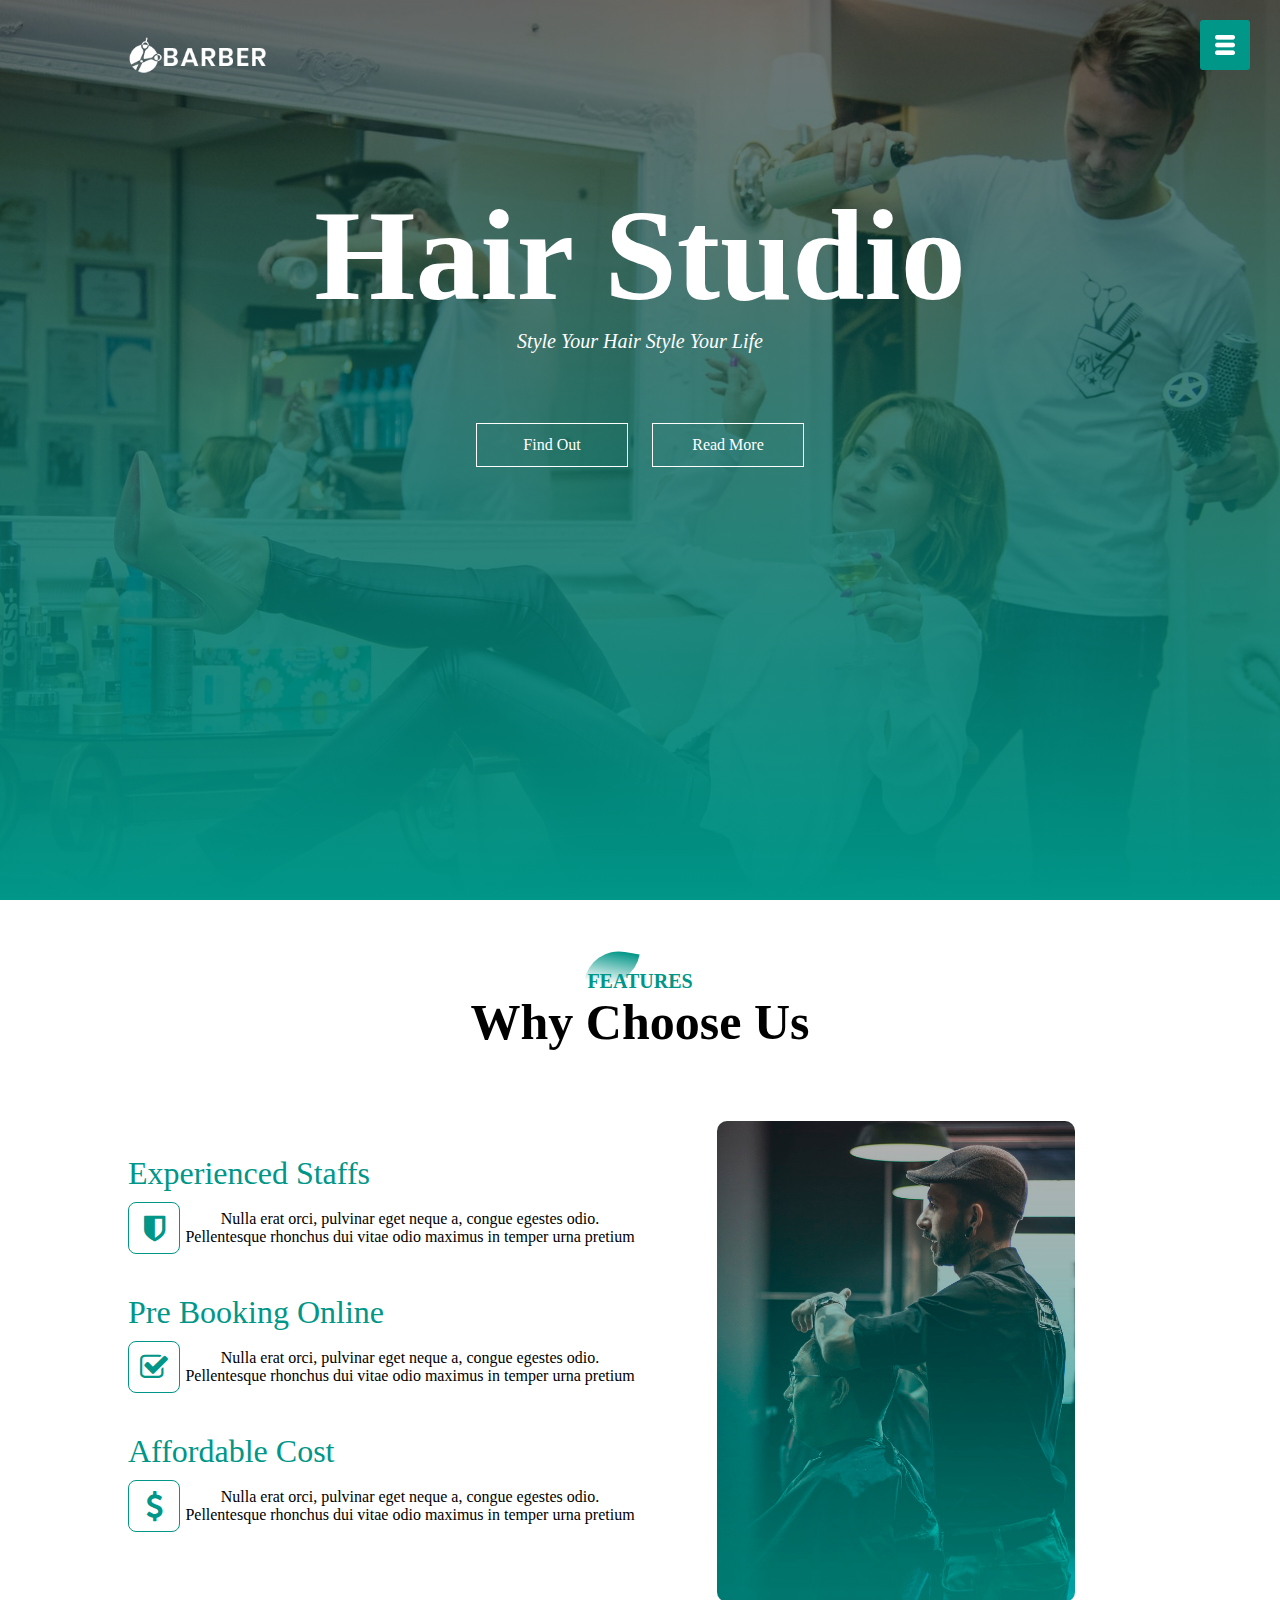
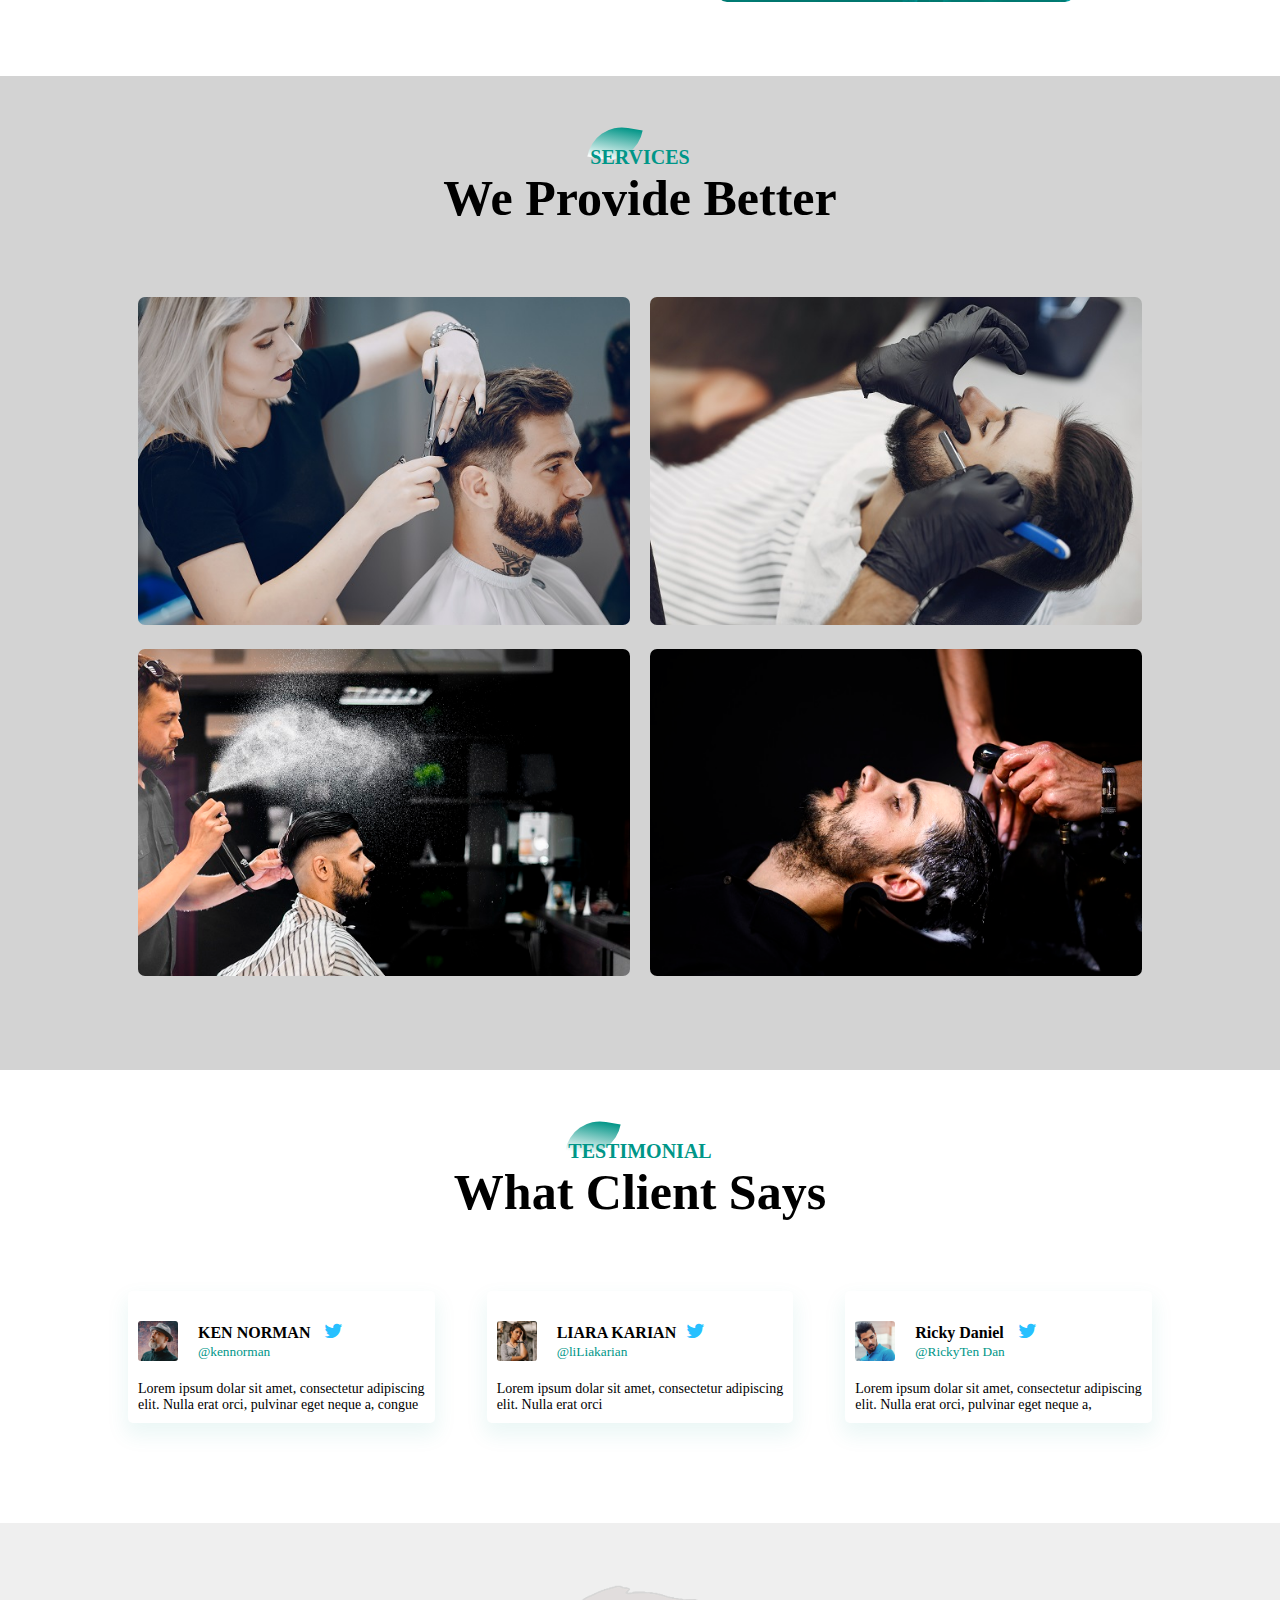
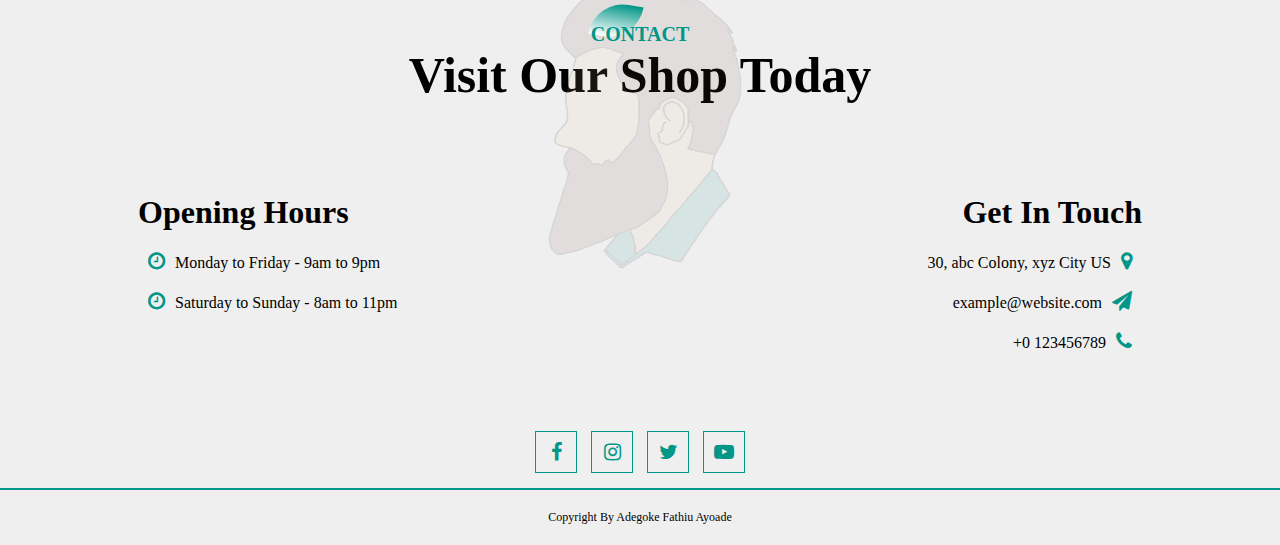
<file: Barber_Shop_/index.html>
<!DOCTYPE html>
<html lang="en">
<head>
    <meta charset="UTF-8">
    <meta http-equiv="X-UA-Compatible" content="IE=edge">
    <meta name="viewport" content="width=device-width, initial-scale=1.0">
    <title>Barber Shop Web Des</title>
    <link rel="stylesheet" href="style.css">
    <link rel="stylesheet" href="https://stackpath.bootstrapcdn.com/font-awesome/4.7.0/css/font-awesome.min.css">
</head>
<body>
    <section id="banner">
        <img src="logo.png" class="logo">
        <div class="banner-text">
            <h1>Hair Studio</h1>
            <p>Style Your Hair Style Your Life</p>
            <div class="banner-btn">
                <a href="#"><span></span>Find Out</a>
                <a href="#"><span></span>Read More</a>
            </div>
        </div>
    </section>
    <div id="sideNav">
        <nav>
            <ul>
                <li><a href="#banner">HOME</a></li>
                <li><a href="#feature">FEATURES</a></li>
                <li><a href="#service">SERVICES</a></li>
                <li><a href="#testimonial">TESTIMONIALS</a></li>
                <li><a href="#footer">MEET US</a></li>
            </ul>
        </nav>
    </div>
    <div id="menuBtn">
        <img src="menu.png" id="menu">
    </div>
<!----features---->
<section id="feature">
    <div class="title-text">
      <p>FEATURES</p>
      <h1>Why Choose Us</h1> 
    </div>

    <div class="feature-box">
        <div class="features">
            <h1>Experienced Staffs</h1>
             <div class="features-desc">
                 <div class="feature-icon">
                     <i class="fa fa-shield"></i>
                 </div>
                 <div class="feature-text">
                    <p>Nulla erat orci, pulvinar eget neque a, congue egestes odio. Pellentesque rhonchus dui vitae odio maximus in temper urna pretium</p>
                 </div>
             </div>
             <h1>Pre Booking Online</h1>
             <div class="features-desc">
                 <div class="feature-icon">
                     <i class="fa fa-check-square-o"></i>
                 </div>
                 <div class="feature-text">
                    <p>Nulla erat orci, pulvinar eget neque a, congue egestes odio. Pellentesque rhonchus dui vitae odio maximus in temper urna pretium</p>
                 </div>
             </div>
             <h1>Affordable Cost</h1>
             <div class="features-desc">
                 <div class="feature-icon">
                    <i class="fa fa-usd"></i>
                 </div>
                 <div class="feature-text">
                    <p>Nulla erat orci, pulvinar eget neque a, congue egestes odio. Pellentesque rhonchus dui vitae odio maximus in temper urna pretium</p>
                 </div>
             </div>
        </div>
        <div class="features-img">
            <img src="barber-man.jpg"> 
        </div>
        
    </div>
</section>

 <!---services-->
    <section id="service">
        <div class="title-text">
            <p>SERVICES</p>
            <h1>We Provide Better</h1> 
        </div>
          <div class="service-box">
              <div class="single-service">
                  <img src="pic-1.jpg">
                  <div class="overlay"></div>
                  <div class="service-desc">
                      <h3>Hair Styling</h3>
                      <hr>
                      <p>this is test under description of the barber foundation.this is test under description of the barber foundation.</p>
                  </div>
              </div>
              <div class="single-service">
                <img src="pic-2.jpg">
                <div class="overlay"></div>
                <div class="service-desc">
                    <h3>Beard Trim</h3>
                    <hr>
                    <p>this is test under description of the barber foundation.this is test under description of the barber foundation.</p>
                </div>
              </div>
              <div class="single-service">
                <img src="pic-3.jpg">
                <div class="overlay"></div>
                <div class="service-desc">
                    <h3>Hair Cut</h3>
                    <hr>
                    <p>this is test under description of the barber foundation.this is test under description of the barber foundation.</p>
                </div>
              </div>
              <div class="single-service">
                <img src="pic-4.jpg">
                <div class="overlay"></div>
                <div class="service-desc">
                    <h3>Dry Shampoo</h3>
                    <hr>
                    <p>this is test under description of the barber foundation.this is test under description of the barber foundation.</p>
                </div>
              </div>
          </div>
    </section>



    <!-----testimonial-->
    <section id="testimonial">
        <div class="title-text">
            <p>TESTIMONIAL</p>
            <h1>What Client Says</h1> 
          </div>
          <div class="testimonial-row">
              <div class="testimonial-col">
                  <div class="user">
                      <img src="img-1.jpg">
                      <div class="user-info">
                          <h4>KEN NORMAN <i class="fa fa-twitter"></i></h4>
                          <small>@kennorman</small>
                      </div>
                  </div>
                <p>Lorem ipsum dolar sit amet, consectetur adipiscing elit. Nulla erat orci, pulvinar eget neque a, congue </p>
              </div>
              <div class="testimonial-col">
                <div class="user">
                    <img src="img-2.jpg">
                    <div class="user-info">
                        <h4>LIARA KARIAN<i class="fa fa-twitter"></i></h4>
                        <small>@liLiakarian</small>
                    </div>
                </div>
                <p>Lorem ipsum dolar sit amet, consectetur adipiscing elit. Nulla erat orci</p>
              </div>
              <div class="testimonial-col">
                <div class="user">
                    <img src="img-3.jpg">
                    <div class="user-info">
                        <h4>Ricky Daniel <i class="fa fa-twitter"></i></h4>
                        <small>@RickyTen Dan</small>
                    </div>
                </div>
                <p>Lorem ipsum dolar sit amet, consectetur adipiscing elit. Nulla erat orci, pulvinar eget neque a,</p>
              </div> 
          </div>
    </section>



<!-----footer-->
    <section id="footer">
            <img src="footer-img.png" class="footer-img">
            <div class="title-text">
                <p>CONTACT</p>
                <h1>Visit Our Shop Today</h1> 
              </div>
    <div class="footer-row">
        <div class="footer-left">
            <h1>Opening Hours</h1>
            <p><i class="fa fa-clock-o"></i>Monday to Friday - 9am to 9pm</p>
            <p><i class="fa fa-clock-o"></i>Saturday to Sunday - 8am to 11pm</p>
        </div>
        <div class="footer-right">
            <h1>Get In Touch</h1>
            <p>30, abc Colony, xyz City US<i class="fa fa-map-marker"></i></p>
            <p>example@website.com<i class="fa fa-paper-plane"></i></p>
            <p>+0 123456789<i class="fa fa-phone"></i></p>
        </div>
    </div>
    <div class="social-links">
        <i class="fa fa-facebook"></i>
        <i class="fa fa-instagram"></i>
        <i class="fa fa-twitter"></i>
        <i class="fa fa-youtube-play"></i>
        <hr>
        <p>Copyright By Adegoke Fathiu Ayoade</p>
    </div>
    </section>



    <script>
    var menuBtn = document.getElementById("menuBtn")
    var sideNav = document.getElementById("sideNav")
    var menu = document.getElementById("menu")
       
    sideNav.style.right = "-250px";

    menuBtn.onclick = function(){
        if(sideNav.style.right == "-250px"){
            sideNav.style.right = "0";
            menu.src = "close.png";
        }
        else{
            sideNav.style.right = "-250px";
            menu.src = "menu.png";
        }
    }
    </script>
</body>
</html>
</file>
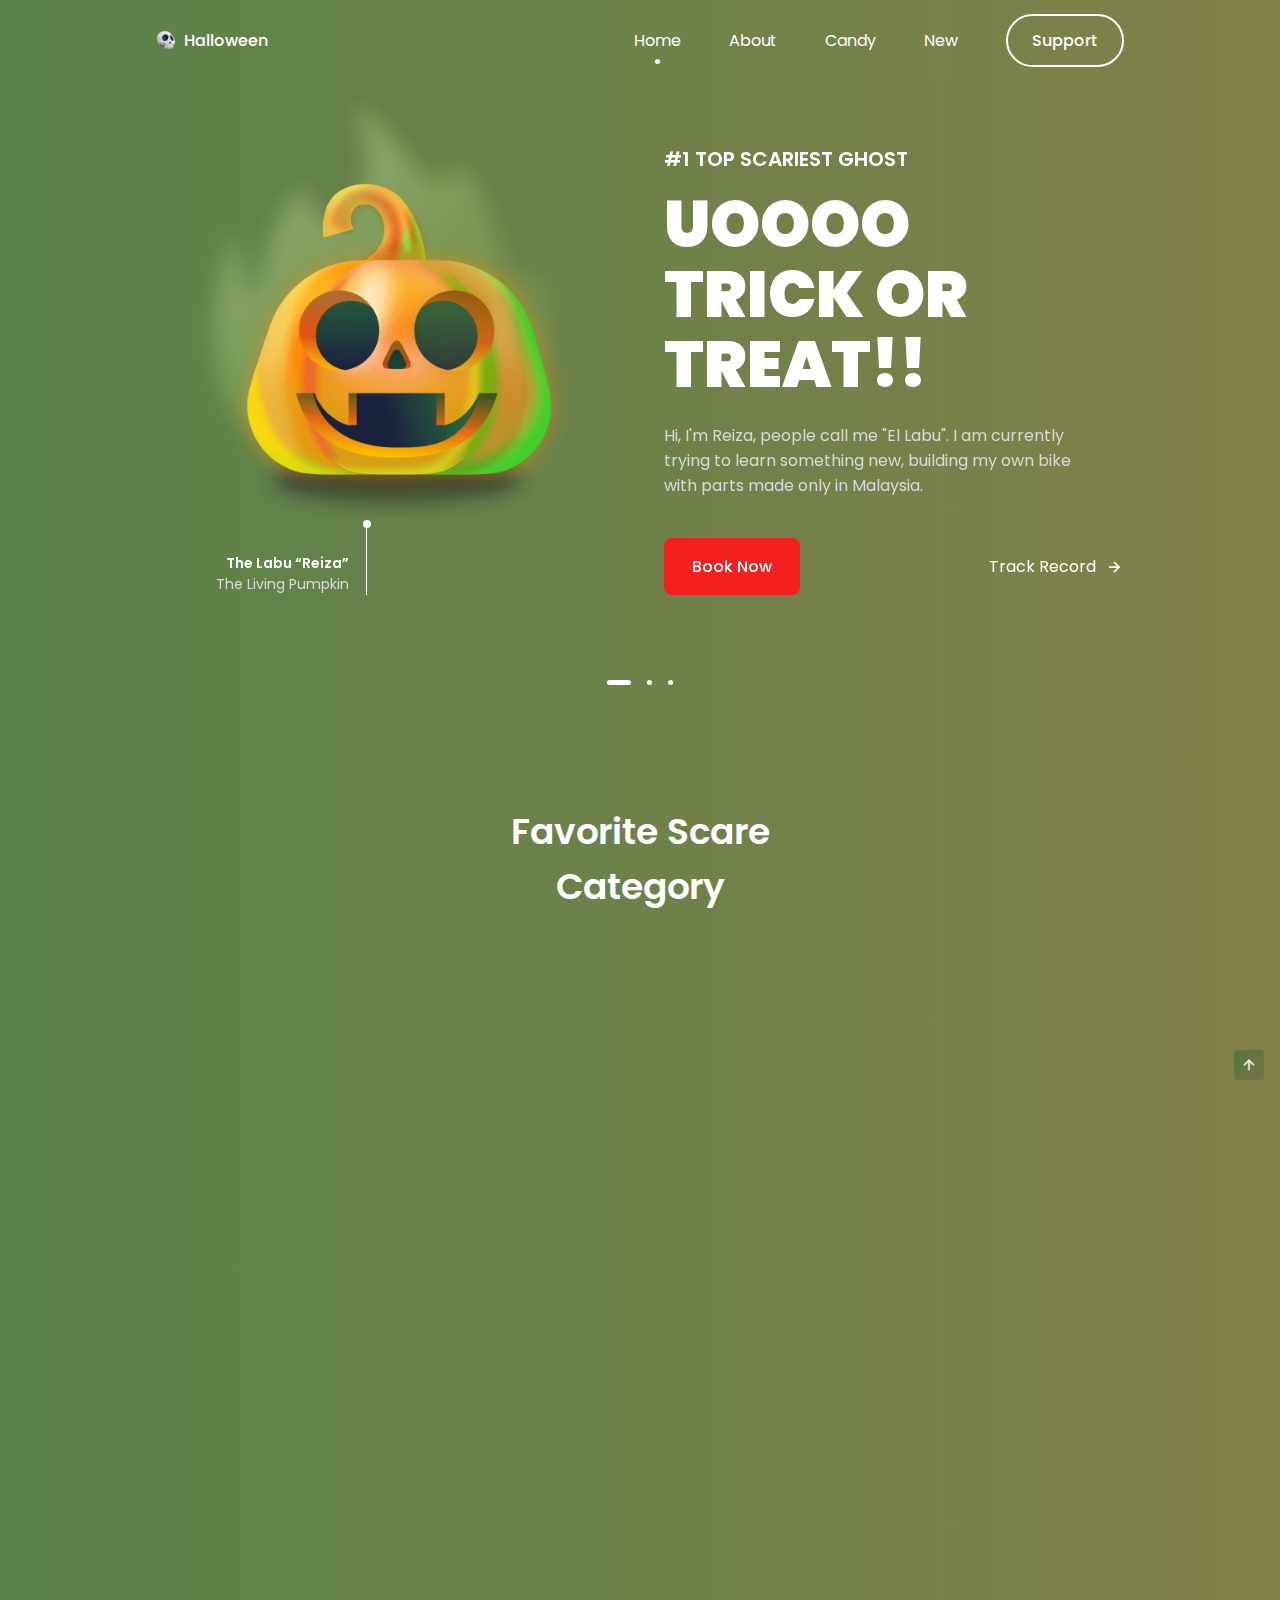
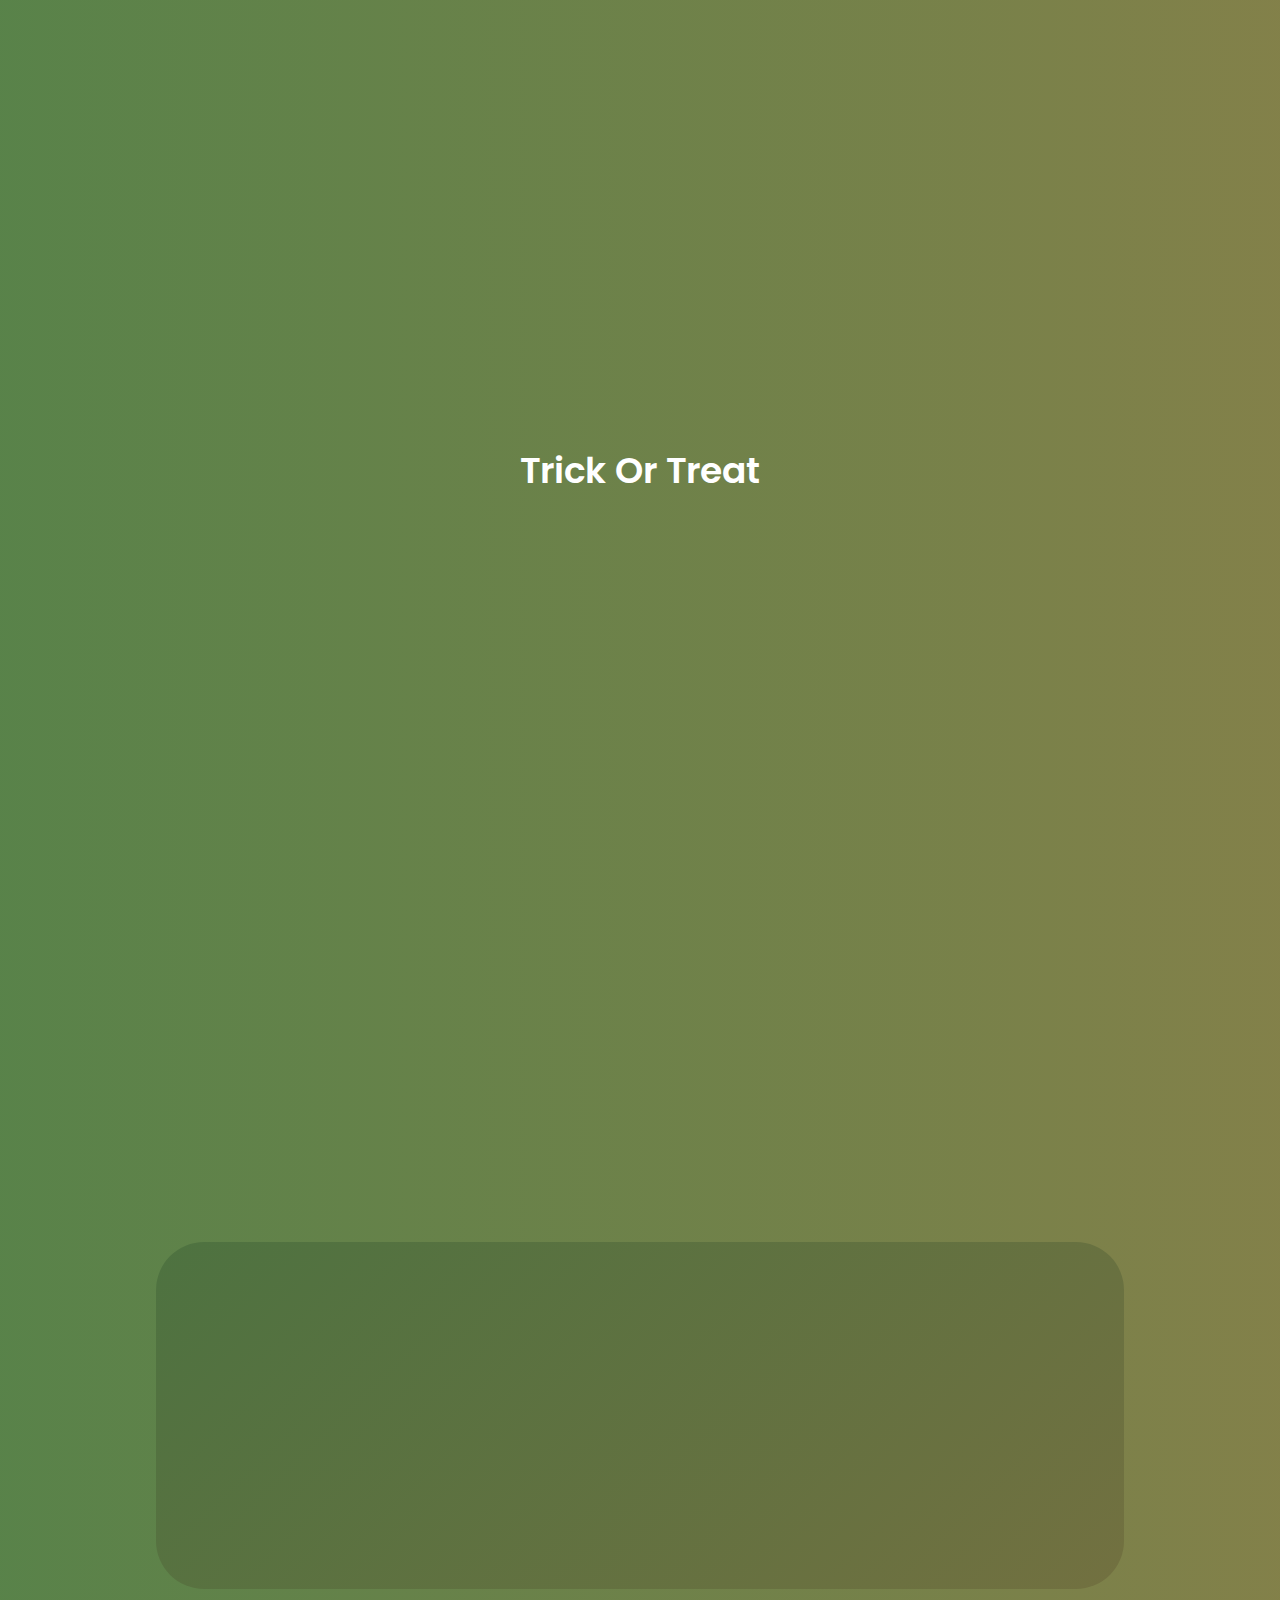
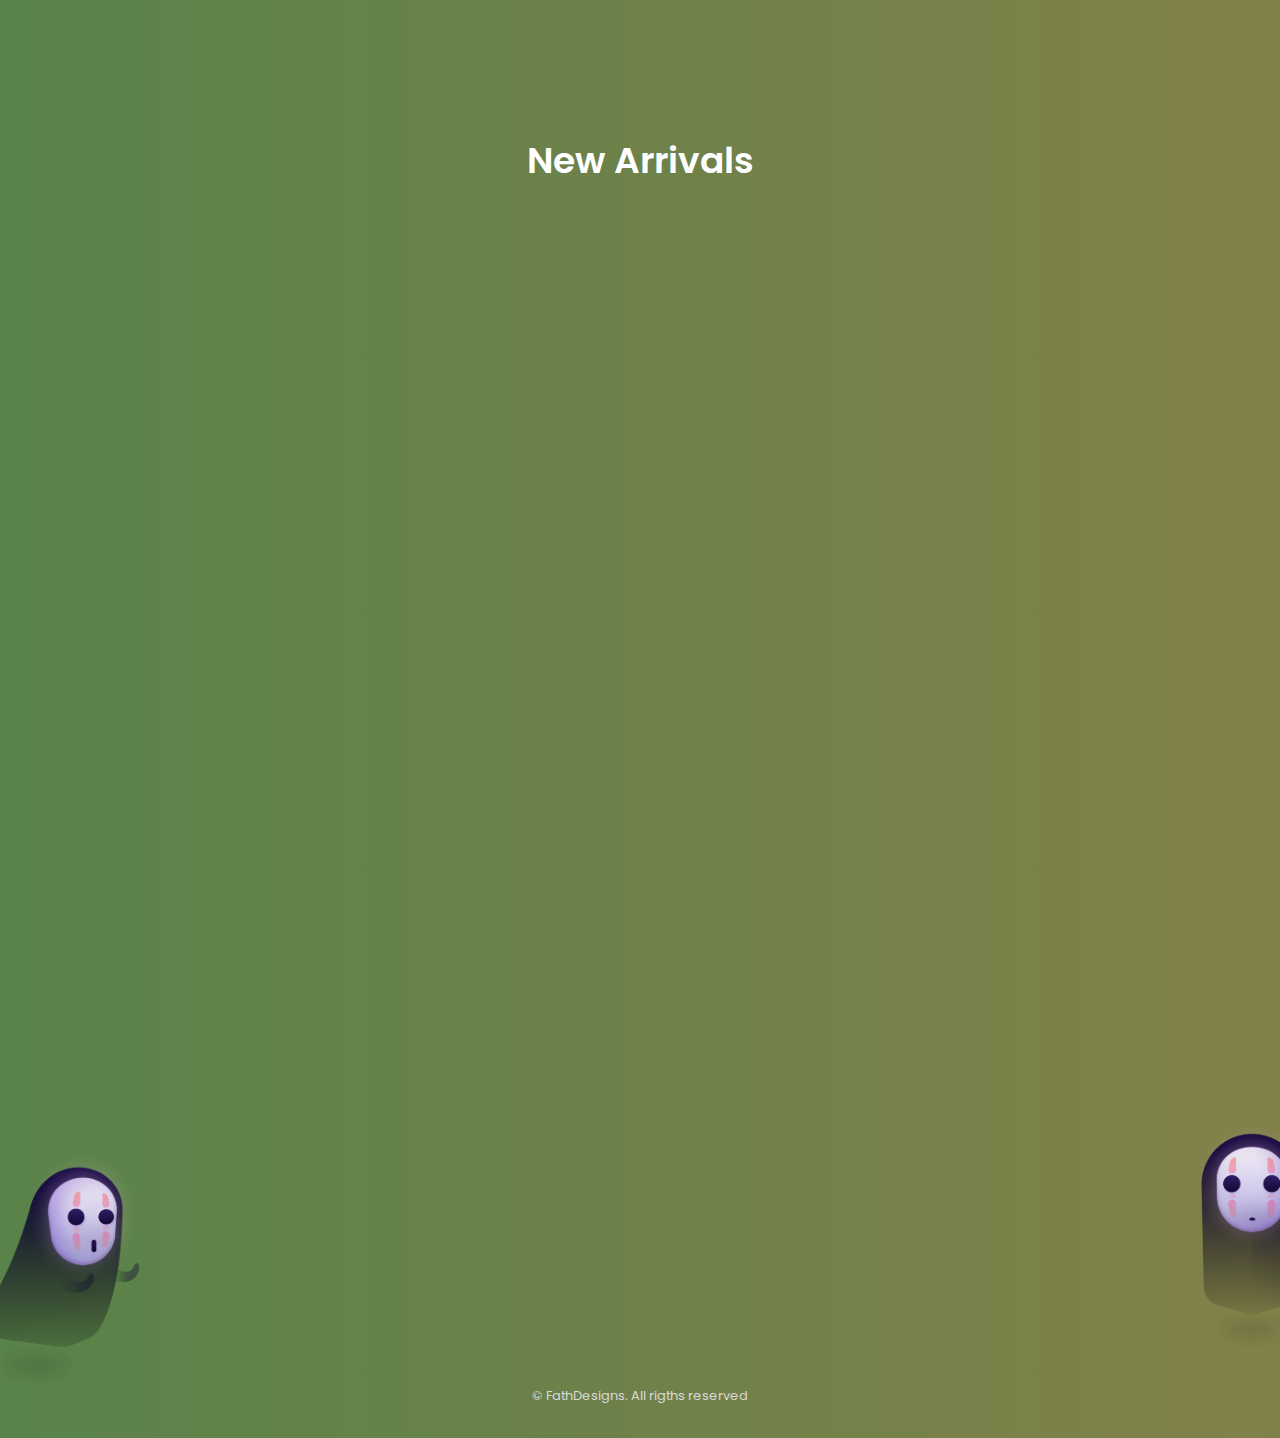
<file: responsive-halloween-website-main/index.html>
<!DOCTYPE html>
    <html lang="en">
    <head>
        <meta charset="UTF-8">
        <meta name="viewport" content="width=device-width, initial-scale=1.0">

        <!--=============== FAVICON ===============-->
        <link rel="shortcut icon" href="assets/img/favicon.png" type="image/x-icon">

        <!--=============== BOXICONS ===============-->
        <link rel="stylesheet" href="https://cdn.jsdelivr.net/npm/boxicons@latest/css/boxicons.min.css">

        <!--=============== SWIPER CSS ===============--> 
        <link rel="stylesheet" href="assets/css/swiper-bundle.min.css">

        <!--=============== CSS ===============--> 
        <link rel="stylesheet" href="assets/css/styles.css">

        <title>Responsive Halloween Website</title>
    </head>
    <body>
        <!--==================== HEADER ====================-->
        <header class="header" id="header">
            <nav class="nav container">
                <a href="#" class="nav__logo">
                    <img src="assets/img/logo.png" alt="" class="nav__logo-img">
                    Halloween
                </a>

                <div class="nav__menu" id="nav-menu">
                    <ul class="nav__list">
                        <li class="nav__item">
                            <a href="#home" class="nav__link active-link">Home</a>
                        </li>

                        <li class="nav__item">
                            <a href="#about" class="nav__link">About</a>
                        </li>

                        <li class="nav__item">
                            <a href="#trick" class="nav__link">Candy</a>
                        </li>

                        <li class="nav__item">
                            <a href="#new" class="nav__link">New</a>
                        </li>

                        <a href="#" class="button button--ghost">Support</a>
                    </ul>

                    <div class="nav__close" id="nav-close">
                        <i class='bx bx-x'></i>
                    </div>

                    <img src="assets/img/nav-img.png" alt="" class="nav__img">
                </div>

                <div class="nav__toggle" id="nav-toggle">
                    <i class='bx bx-grid-alt'></i>
                </div>

            </nav>
        </header>

        <main class="main">
            <!--==================== HOME ====================-->
            <section class="home container" id="home">
                <div class="swiper home-swiper">
                    <div class="swiper-wrapper">
                        <!-- HOME SLIDER 1 -->
                        <section class="swiper-slide">
                            <div class="home__content grid">
                                <div class="home__group">
                                    <img src="assets/img/home1-img.png" alt="" class="home__img">
                                    <div class="home__indicator"></div>
    
                                    <div class="home__details-img">
                                        <h4 class="home__details-title">The Labu “Reiza”</h4>
                                        <span class="home__details-subtitle">The Living Pumpkin</span>
                                    </div>
                                </div>
    
                                <div class="home__data">
                                    <h3 class="home__subtitle">#1 Top Scariest Ghost</h3>
                                    <h1 class="home__title">UOOOO <br> TRICK OR <br> TREAT!!</h1>
                                    <p class="home__description">Hi, I'm Reiza, people call me "El Labu". I am currently trying to learn 
                                        something new, building my own bike with parts made only in Malaysia.
                                    </p>

                                    <div class="home__buttons">
                                        <a href="#" class="button">Book Now</a>
                                        <a href="#" class="button--link button--flex">Track Record <i class='bx bx-right-arrow-alt button__icon'></i></a>
                                    </div>
                                </div>
                            </div>
                        </section>

                        <!-- HOME SLIDER 2 -->
                        <section class="swiper-slide">
                            <div class="home__content grid">
                                <div class="home__group">
                                    <img src="assets/img/home2-img.png" alt="" class="home__img">
                                    <div class="home__indicator"></div>
    
                                    <div class="home__details-img">
                                        <h4 class="home__details-title">Adino & Grahami</h4>
                                        <span class="home__details-subtitle">No words can describe them</span>
                                    </div>
                                </div>
    
                                <div class="home__data">
                                    <h3 class="home__subtitle">#2 top Best duo</h3>
                                    <h1 class="home__title">BRING BACK <br> MY COTTON <br> CANDY</h1>
                                    <p class="home__description">Adino steals cotton candy from his brother and eats them all in one bite, 
                                        a hungry beast. Grahami can no longer contain his anger towards Adino.
                                    </p>

                                    <div class="home__buttons">
                                        <a href="#" class="button">Book Now</a>
                                        <a href="#" class="button--link button--flex">Track Record <i class='bx bx-right-arrow-alt button__icon'></i></a>
                                    </div>
                                </div>
                            </div>
                        </section>

                        <!-- HOME SLIDER 3 -->
                        <section class="swiper-slide">
                            <div class="home__content grid">
                                <div class="home__group">
                                    <img src="assets/img/home3-img.png" alt="" class="home__img">
                                    <div class="home__indicator"></div>
    
                                    <div class="home__details-img">
                                        <h4 class="home__details-title">Captain Sem</h4>
                                        <span class="home__details-subtitle">Veteran Spooky Ghost</span>
                                    </div>
                                </div>
    
                                <div class="home__data">
                                    <h3 class="home__subtitle">#3 Top Scariest  Ghost</h3>
                                    <h1 class="home__title">RESPAWN <br> THE SPOOKY <br> SKULL</h1>
                                    <p class="home__description">In search for cute little puppy, Captain Sem has come back from his tragic death. 
                                        With his hogwarts certified power he promise to be a hero for all of ghostkind.
                                    </p>

                                    <div class="home__buttons">
                                        <a href="#" class="button">Book Now</a>
                                        <a href="#" class="button--link button--flex">Track Record <i class='bx bx-right-arrow-alt button__icon'></i></a>
                                    </div>
                                </div>
                            </div>
                        </section>
                    </div>
                    <div class="swiper-pagination"></div>
                </div>
            </section>
            
            <!--==================== CATEGORY ====================-->
            <section class="section category">
                <h2 class="section__title">Favorite Scare <br> Category</h2>

                <div class="category__container container grid">
                    <div class="category__data">
                        <img src="assets/img/category1-img.png" alt="" class="category__img">
                        <h3 class="category__title">Ghosts</h3>
                        <p class="category__description">Choose the ghosts, the scariest there are.</p>
                    </div>

                    <div class="category__data">
                        <img src="assets/img/category2-img.png" alt="" class="category__img">
                        <h3 class="category__title">Pumpkins</h3>
                        <p class="category__description">You look at the scariest pumpkins there is.</p>
                    </div>

                    <div class="category__data">
                        <img src="assets/img/category3-img.png" alt="" class="category__img">
                        <h3 class="category__title">Witch Hat</h3>
                        <p class="category__description">Pick the most stylish witch hats out there.</p>
                    </div>
                </div>
            </section>

            <!--==================== ABOUT ====================-->
            <section class="section about" id="about">
                <div class="about__container container grid">
                    <div class="about__data">
                        <h2 class="section__title about__title">About Halloween <br> Night</h2>
                        <p class="about__description">Night of all the saints, or all the dead, is celebrated on October 31 and it is a 
                            very fun international celebration, this celebration comes from ancient origins, and is already 
                            celebrated by everyone.
                        </p>
                        <a href="#" class="button">Know more</a>
                    </div>

                    <img src="assets/img/about-img.png" alt="" class="about__img">
                </div>
            </section>

            <!--==================== TRICK OR TREAT ====================-->
            <section class="section trick" id="trick">
                <h2 class="section__title">Trick Or Treat</h2>

                <div class="trick__container container grid">
                    <div class="trick__content">
                        <img src="assets/img/trick-treat1-img.png" alt="" class="trick__img">
                        <h3 class="trick__title">Toffee</h3>
                        <span class="trick__subtitle">Candy</span>
                        <span class="trick__price">$11.99</span>
                        <button class="button trick__button">
                            <i class='bx bx-cart-alt trick__icon'></i>
                        </button>
                    </div>

                    <div class="trick__content">
                        <img src="assets/img/trick-treat2-img.png" alt="" class="trick__img">
                        <h3 class="trick__title">Bone</h3>
                        <span class="trick__subtitle">Accessory</span>
                        <span class="trick__price">$8.99</span>
                        <button class="button trick__button">
                            <i class='bx bx-cart-alt trick__icon'></i>
                        </button>
                    </div>

                    <div class="trick__content">
                        <img src="assets/img/trick-treat3-img.png" alt="" class="trick__img">
                        <h3 class="trick__title">Scarecrow</h3>
                        <span class="trick__subtitle">Accessory</span>
                        <span class="trick__price">$15.99</span>
                        <button class="button trick__button">
                            <i class='bx bx-cart-alt trick__icon'></i>
                        </button>
                    </div>

                    <div class="trick__content">
                        <img src="assets/img/trick-treat4-img.png" alt="" class="trick__img">
                        <h3 class="trick__title">Candy Cane</h3>
                        <span class="trick__subtitle">Candy</span>
                        <span class="trick__price">$7.99</span>
                        <button class="button trick__button">
                            <i class='bx bx-cart-alt trick__icon'></i>
                        </button>
                    </div>

                    <div class="trick__content">
                        <img src="assets/img/trick-treat5-img.png" alt="" class="trick__img">
                        <h3 class="trick__title">Pumpkin</h3>
                        <span class="trick__subtitle">Candy</span>
                        <span class="trick__price">$19.99</span>
                        <button class="button trick__button">
                            <i class='bx bx-cart-alt trick__icon'></i>
                        </button>
                    </div>

                    <div class="trick__content">
                        <img src="assets/img/trick-treat6-img.png" alt="" class="trick__img">
                        <h3 class="trick__title">Ghost</h3>
                        <span class="trick__subtitle">Accessory</span>
                        <span class="trick__price">$17.99</span>
                        <button class="button trick__button">
                            <i class='bx bx-cart-alt trick__icon'></i>
                        </button>
                    </div>
                </div>
            </section>
            
            <!--==================== DISCOUNT ====================-->
            <section class="section discount">
                <div class="discount__container container grid">
                    <div class="discount__data">
                        <h2 class="discount__title">50% Discount <br> On New Products</h2>
                        <a href="#" class="button">Go to new</a>
                    </div>

                    <img src="assets/img/discount-img.png" alt="" class="discount__img">
                </div>
            </section>

            <!--==================== NEW ARRIVALS ====================-->
            <section class="section new" id="new">
                <h2 class="section__title">New Arrivals</h2>

                <div class="new__container container">
                    <div class="swiper new-swiper">
                        <div class="swiper-wrapper">
                            <div class="new__content swiper-slide">
                                <div class="new__tag">New</div>
                                <img src="assets/img/new1-img.png" alt="" class="new__img">
                                <h3 class="new__title">Haunted House</h3>
                                <span class="new__subtitle">Accessory</span>
                                
                                <div class="new__prices">
                                    <span class="new__price">$14.99</span>
                                    <span class="new__discount">$29.99</span>
                                </div>

                                <button class="button new__button">
                                    <i class='bx bx-cart-alt new__icon'></i>
                                </button>
                            </div>
        
                            <div class="new__content swiper-slide">
                                <div class="new__tag">New</div>
                                <img src="assets/img/new2-img.png" alt="" class="new__img">
                                <h3 class="new__title">Halloween Candle</h3>
                                <span class="new__subtitle">Accessory</span>
        
                                <div class="new__prices">
                                    <span class="new__price">$11.99</span>
                                    <span class="new__discount">$21.99</span>
                                </div>

                                <button class="button new__button">
                                    <i class='bx bx-cart-alt new__icon'></i>
                                </button>
                            </div>
        
                            <div class="new__content swiper-slide">
                                <div class="new__tag">New</div>
                                <img src="assets/img/new3-img.png" alt="" class="new__img">
                                <h3 class="new__title">Witch Hat</h3>
                                <span class="new__subtitle">Accessory</span>
        
                                <div class="new__prices">
                                    <span class="new__price">$4.99</span>
                                    <span class="new__discount">$9.99</span>
                                </div>

                                <button class="button new__button">
                                    <i class='bx bx-cart-alt new__icon'></i>
                                </button>
                            </div>
        
                            <div class="new__content swiper-slide">
                                <div class="new__tag">New</div>
                                <img src="assets/img/new4-img.png" alt="" class="new__img">
                                <h3 class="new__title">Rip</h3>
                                <span class="new__subtitle">Accessory</span>
        
                                <div class="new__prices">
                                    <span class="new__price">$24.99</span>
                                    <span class="new__discount">$44.99</span>
                                </div>

                                <button class="button new__button">
                                    <i class='bx bx-cart-alt new__icon'></i>
                                </button>
                            </div>
        
                            <div class="new__content swiper-slide">
                                <div class="new__tag">New</div>
                                <img src="assets/img/new5-img.png" alt="" class="new__img">
                                <h3 class="new__title">Terrifying Crystal Ball</h3>
                                <span class="new__subtitle">Accessory</span>
        
                                <div class="new__prices">
                                    <span class="new__price">$5.99</span>
                                    <span class="new__discount">$12.99</span>
                                </div>

                                <button class="button new__button">
                                    <i class='bx bx-cart-alt new__icon'></i>
                                </button>
                            </div>
        
                            <div class="new__content swiper-slide">
                                <div class="new__tag">New</div>
                                <img src="assets/img/new6-img.png" alt="" class="new__img">
                                <h3 class="new__title">Witch Broom</h3>
                                <span class="new__subtitle">Accessory</span>
        
                                <div class="new__prices">
                                    <span class="new__price">$7.99</span>
                                    <span class="new__discount">$14.99</span>
                                </div>

                                <button class="button new__button">
                                    <i class='bx bx-cart-alt new__icon'></i>
                                </button>
                            </div>
                        </div>
                    </div>
                </div>
            </section>

            <!--==================== OUR NEWSLETTER ====================-->
            <section class="section newsletter">
                <div class="newsletter__container container">
                    <h2 class="section__title">Our Newsletter</h2>
                    <p class="newsletter__description">
                        Promotion new products and sales. Directly to your inbox
                    </p>

                    <form action="" class="newsletter__form">
                        <input type="text" placeholder="Enter your email" class="newsletter__input">
                        <button class="button">
                            Subscribe
                        </button>
                    </form>
                </div>
            </section>
        </main>

        <!--==================== FOOTER ====================-->
            <footer class="footer section">
                <div class="footer__container container grid">
                    <div class="footer__content">
                        <a href="#" class="footer__logo">
                            <img src="assets/img/logo.png" alt="" class="footer__logo-img">
                            Halloween
                        </a>

                        <p class="footer__description">Enjoy the scariest night <br> of your life.</p>
                        
                        <div class="footer__social">
                            <a href="https://www.facebook.com/" target="_blank" class="footer__social-link">
                                <i class='bx bxl-facebook'></i>
                            </a>
                            <a href="https://www.instagram.com/" target="_blank" class="footer__social-link">
                                <i class='bx bxl-instagram-alt' ></i>
                            </a>
                            <a href="https://twitter.com/" target="_blank" class="footer__social-link">
                                <i class='bx bxl-twitter' ></i>
                            </a>
                        </div>
                    </div>

                    <div class="footer__content">
                        <h3 class="footer__title">About</h3>
                        
                        <ul class="footer__links">
                            <li>
                                <a href="#" class="footer__link">About Us</a>
                            </li>
                            <li>
                                <a href="#" class="footer__link">Features</a>
                            </li>
                            <li>
                                <a href="#" class="footer__link">News</a>
                            </li>
                        </ul>
                    </div>

                    <div class="footer__content">
                        <h3 class="footer__title">Our Services</h3>
                        
                        <ul class="footer__links">
                            <li>
                                <a href="#" class="footer__link">Pricing</a>
                            </li>
                            <li>
                                <a href="#" class="footer__link">Discounts</a>
                            </li>
                            <li>
                                <a href="#" class="footer__link">Shipping mode</a>
                            </li>
                        </ul>
                    </div>

                    <div class="footer__content">
                        <h3 class="footer__title">Our Company</h3>
                        
                        <ul class="footer__links">
                            <li>
                                <a href="#" class="footer__link">Blog</a>
                            </li>
                            <li>
                                <a href="#" class="footer__link">About us</a>
                            </li>
                            <li>
                                <a href="#" class="footer__link">Our mision</a>
                            </li>
                        </ul>
                    </div>
                </div>

                <span class="footer__copy">&#169; FathDesigns. All rigths reserved</span>

                <img src="assets/img/footer1-img.png" alt="" class="footer__img-one">
                <img src="assets/img/footer2-img.png" alt="" class="footer__img-two">
            </footer>

            <!--=============== SCROLL UP ===============-->
            <a href="#" class="scrollup" id="scroll-up">
                <i class='bx bx-up-arrow-alt scrollup__icon'></i>
            </a>
        
        <!--=============== SCROLL REVEAL ===============-->
        <script src="assets/js/scrollreveal.min.js"></script>

        <!--=============== SWIPER JS ===============-->
        <script src="assets/js/swiper-bundle.min.js"></script>
        
        <!--=============== MAIN JS ===============-->
        <script src="assets/js/main.js"></script>
    </body>
</html>
</file>
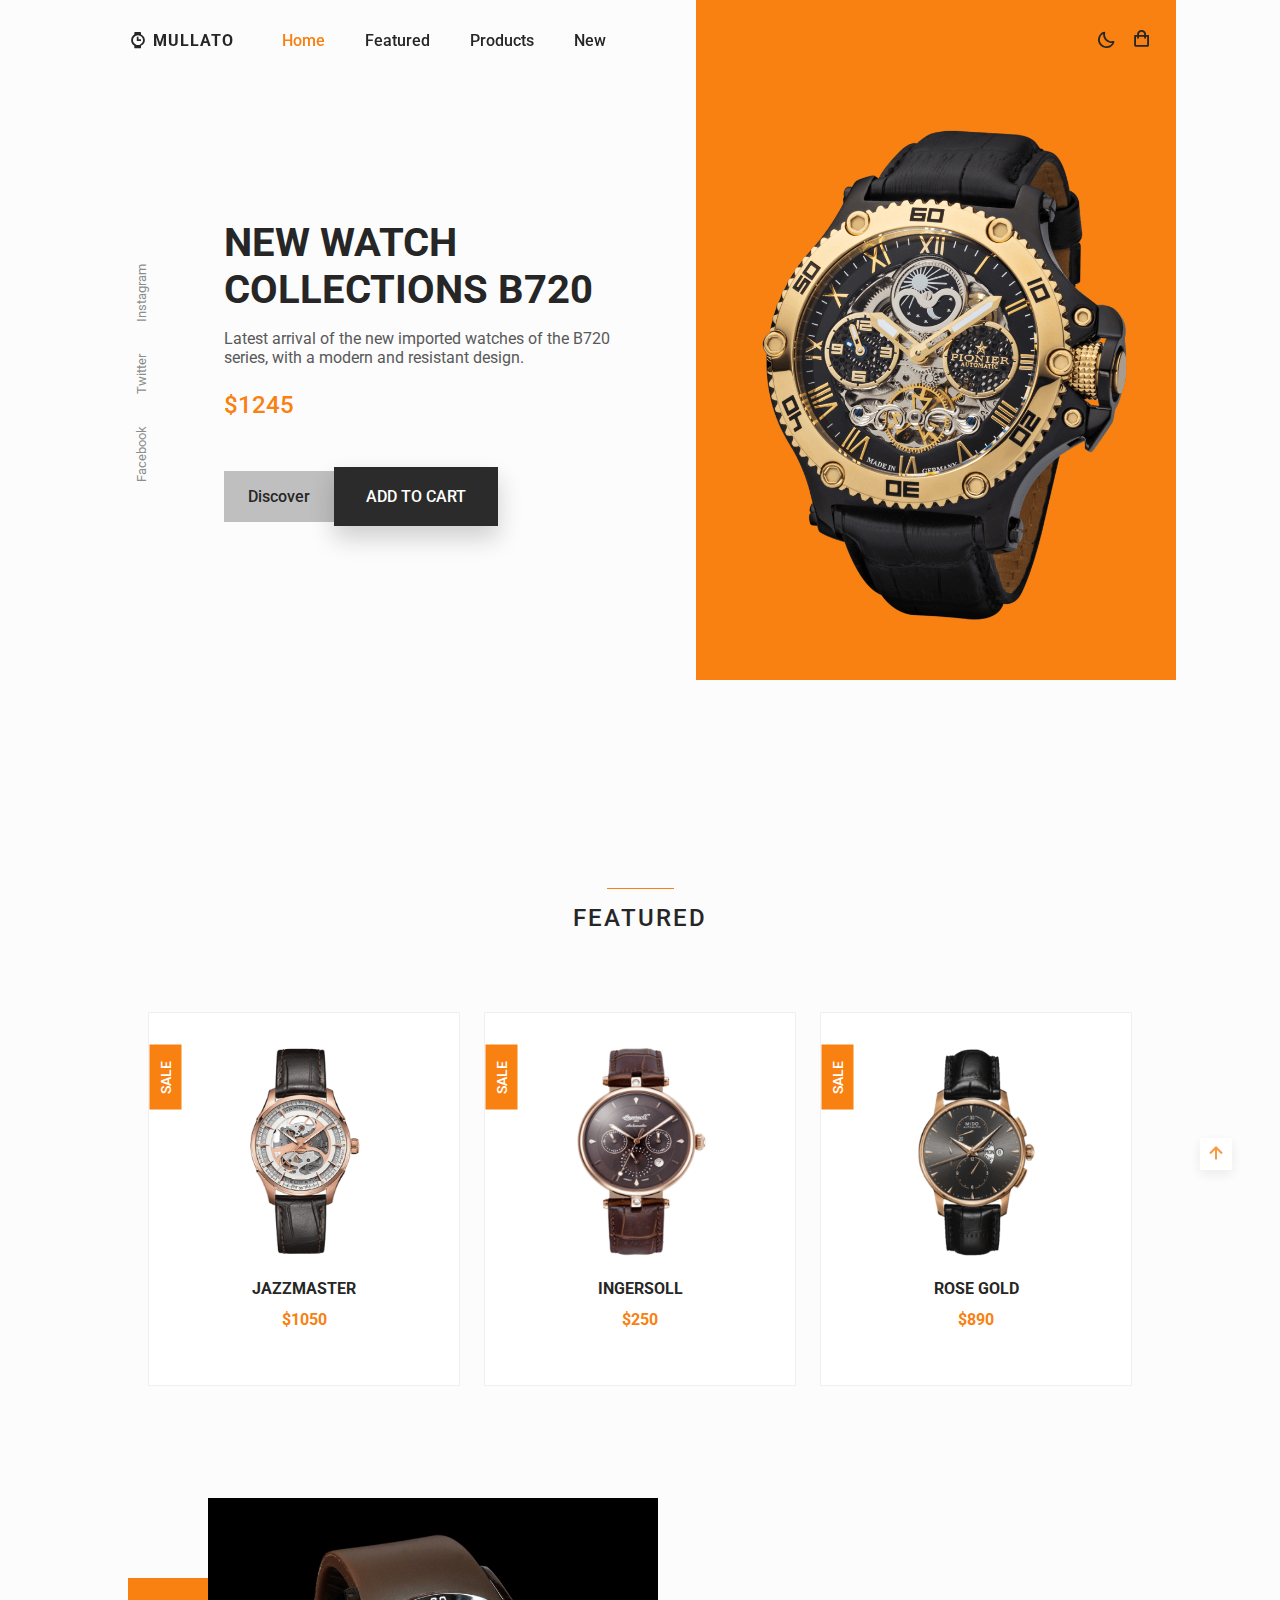
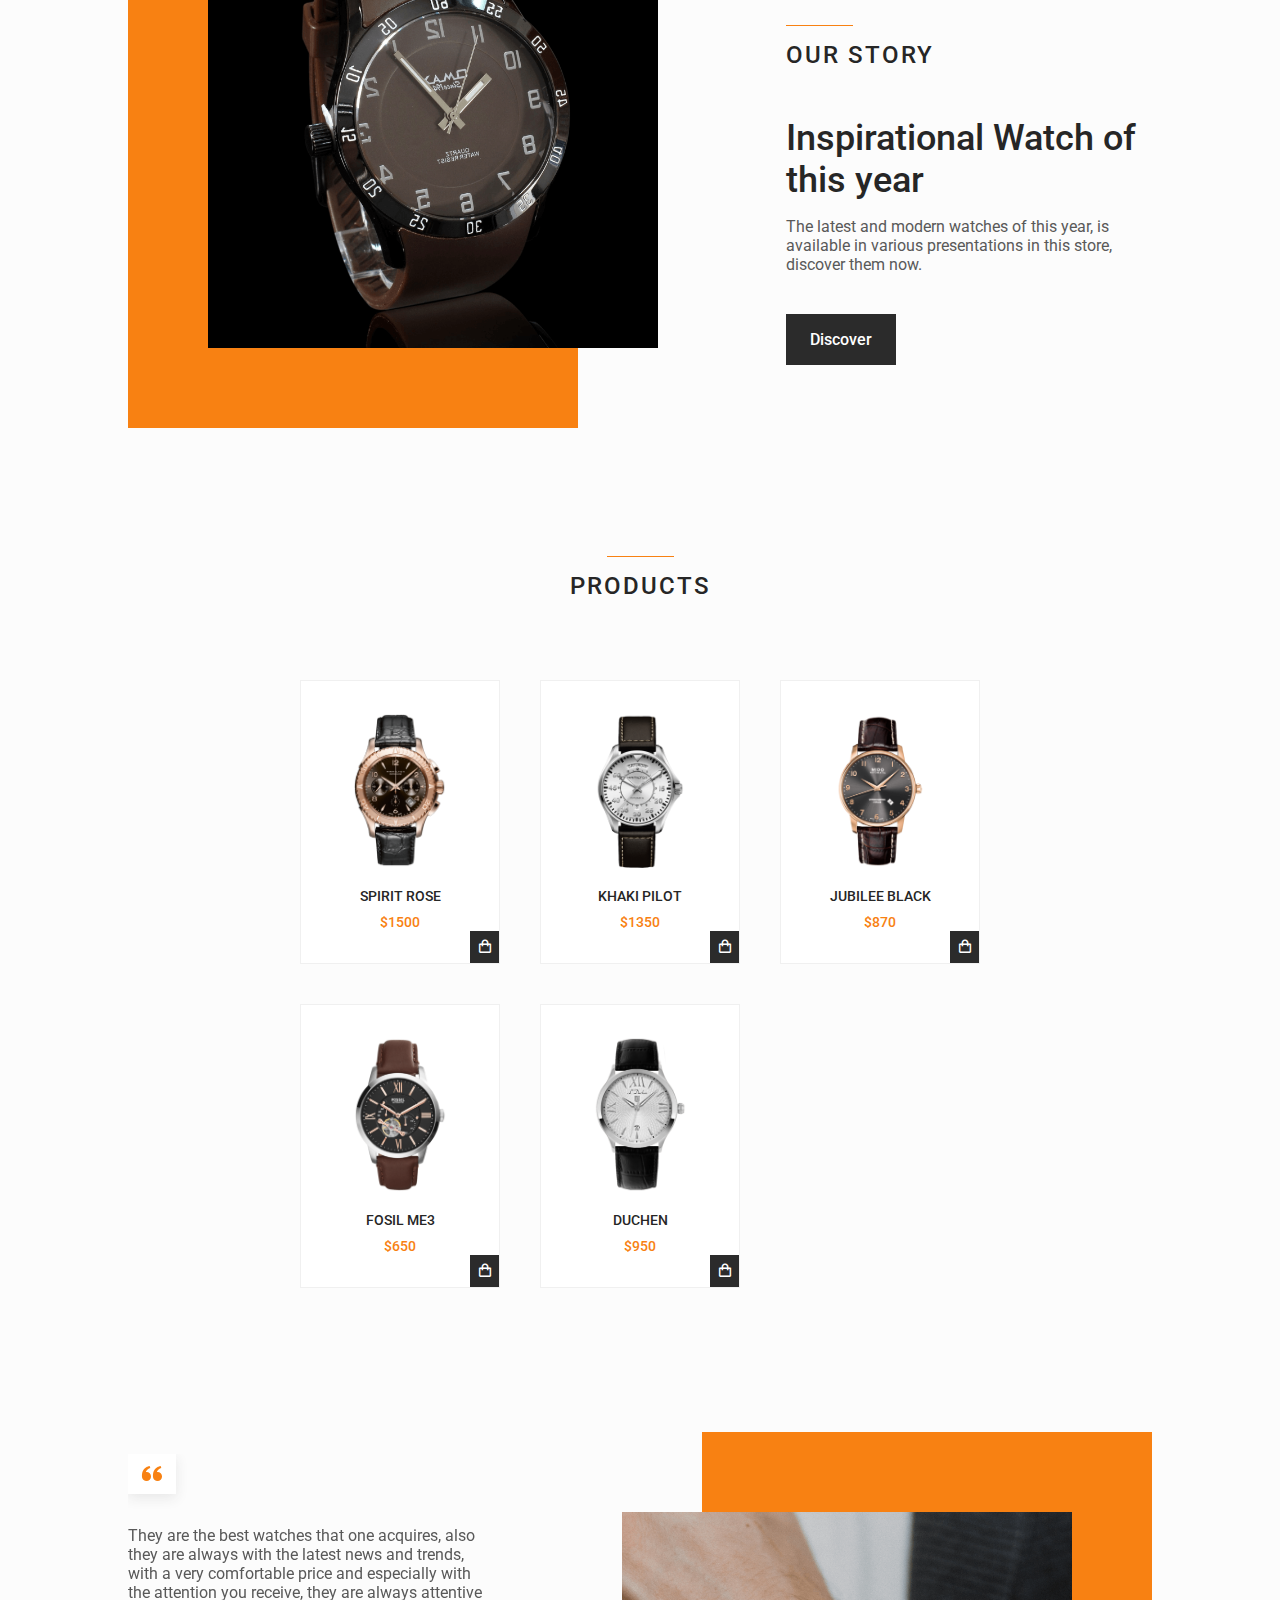
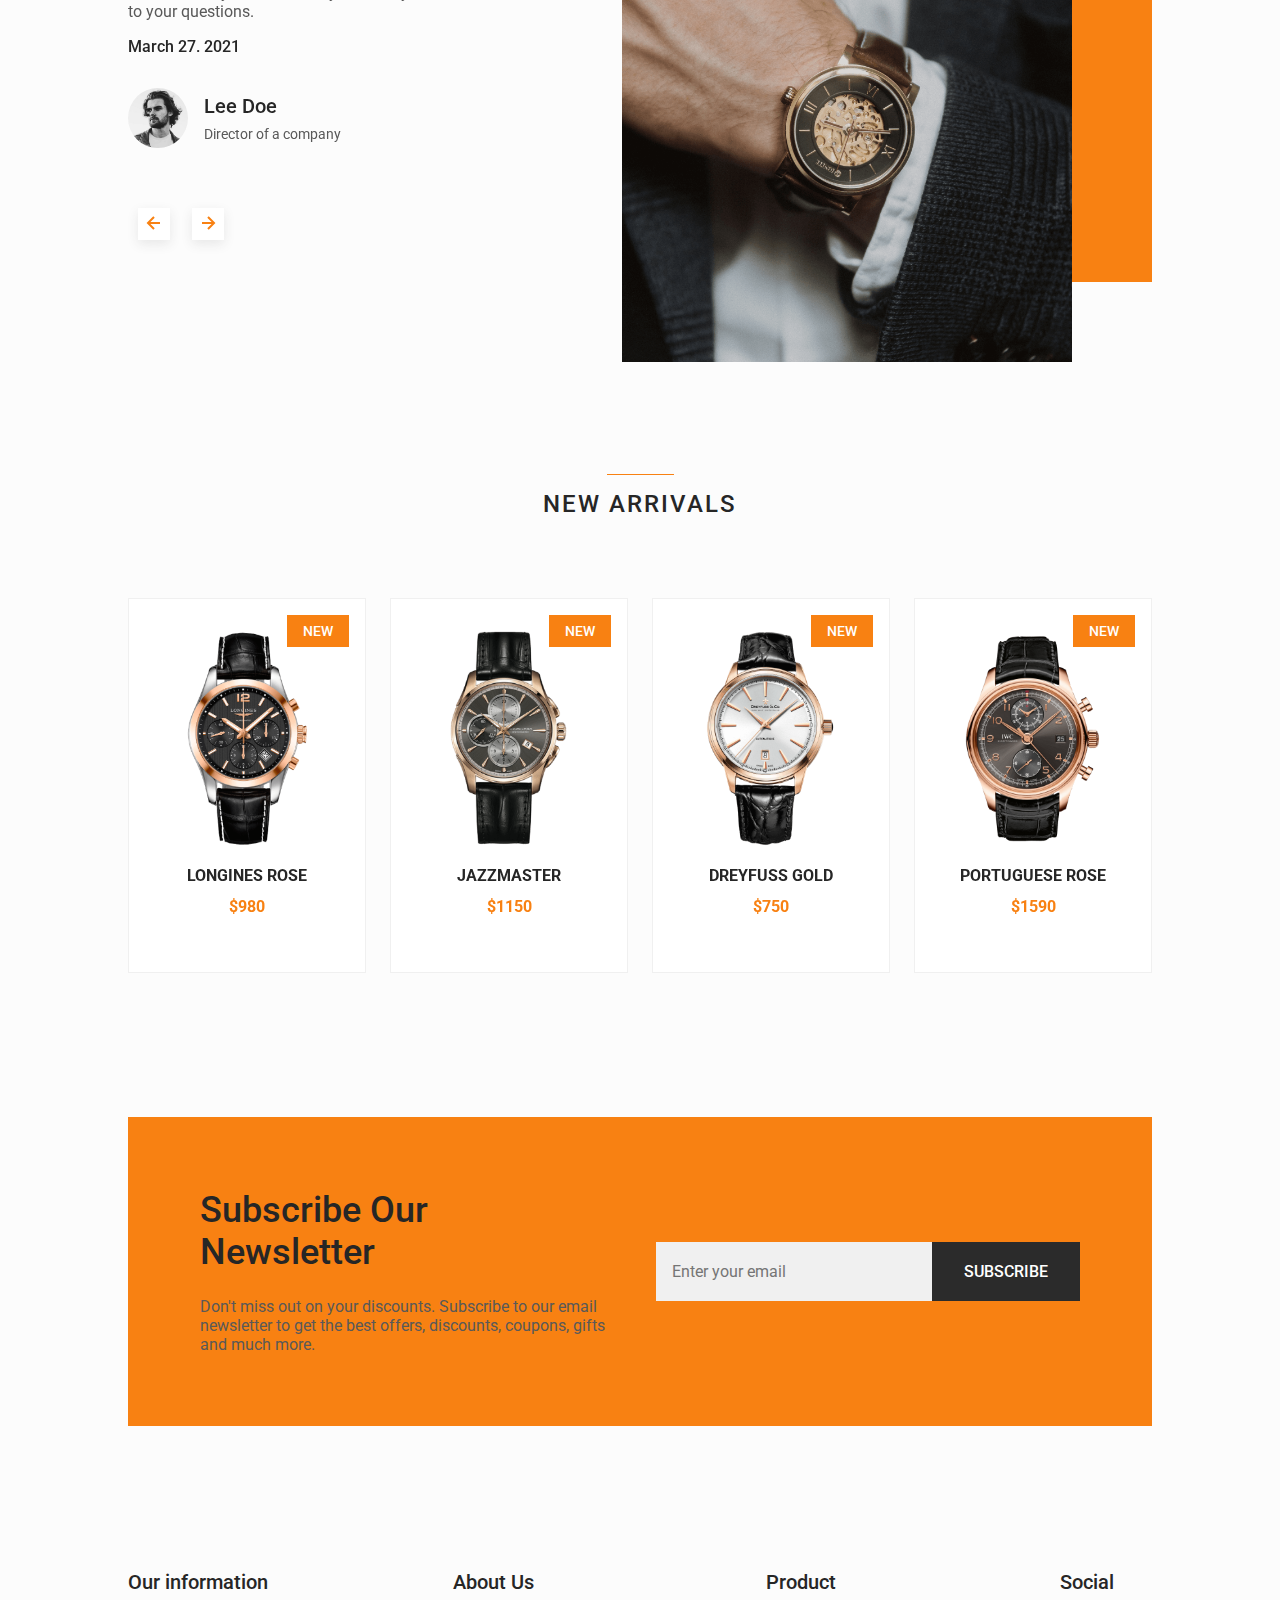
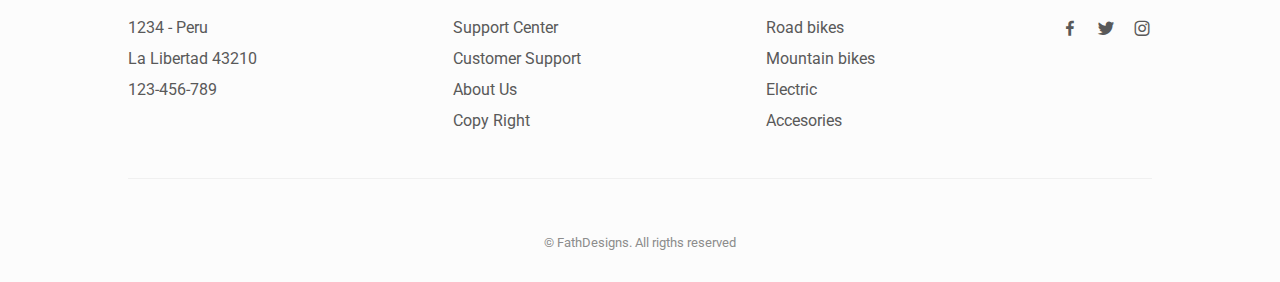
<file: responsive-watches-website-main/index.html>
<!DOCTYPE html>
    <html lang="en">
    <head>
        <meta charset="UTF-8">
        <meta name="viewport" content="width=device-width, initial-scale=1.0">

        <!--=============== FAVICON ===============-->
        <link rel="shortcut icon" href="assets/img/favicon.png" type="image/x-icon">

        <!--=============== BOXICONS ===============-->
        <link rel="stylesheet" href="https://cdn.jsdelivr.net/npm/boxicons@latest/css/boxicons.min.css">

        <!--=============== SWIPER CSS ===============--> 
        <link rel="stylesheet" href="assets/css/swiper-bundle.min.css">

        <!--=============== CSS ===============-->
        <link rel="stylesheet" href="assets/css/styles.css">

        <title>Responsive watches website - Bedimcode</title>
    </head>
    <body>
        <!--==================== HEADER ====================-->
        <header class="header" id="header">
            <nav class="nav container">
                <a href="#" class="nav__logo">
                    <i class='bx bxs-watch nav__logo-icon'></i>Mullato
                </a>

                <div class="nav__menu" id="nav-menu">
                    <ul class="nav__list">
                        <li class="nav__item">
                            <a href="#home" class="nav__link active-link">Home</a>
                        </li>
                        <li class="nav__item">
                            <a href="#featured" class="nav__link">Featured</a>
                        </li>
                        <li class="nav__item">
                            <a href="#products" class="nav__link">Products</a>
                        </li>
                        <li class="nav__item">
                            <a href="#new" class="nav__link">New</a>
                        </li>
                    </ul>

                    <div class="nav__close" id="nav-close">
                        <i class='bx bx-x' ></i>
                    </div>
                </div>

                <div class="nav__btns">
                    <!-- Theme change button -->
                    <i class='bx bx-moon change-theme' id="theme-button"></i>

                    <div class="nav__shop" id="cart-shop">
                        <i class='bx bx-shopping-bag' ></i>
                    </div>

                    <div class="nav__toggle" id="nav-toggle">
                        <i class='bx bx-grid-alt' ></i>
                    </div>
                </div>
            </nav>
        </header>

        <!--==================== CART ====================-->
        <div class="cart" id="cart">
            <i class='bx bx-x cart__close' id="cart-close"></i>

            <h2 class="cart__title-center">My Cart</h2>

            <div class="cart__container">
                <article class="cart__card">
                    <div class="cart__box">
                        <img src="assets/img/featured1.png" alt="" class="cart__img">
                    </div>

                    <div class="cart__details">
                        <h3 class="cart__title">Jazzmaster</h3>
                        <span class="cart__price">$1050</span>

                        <div class="cart__amount">
                            <div class="cart__amount-content">
                                <span class="cart__amount-box">
                                    <i class='bx bx-minus' ></i>
                                </span>

                                <span class="cart__amount-number">1</span>

                                <span class="cart__amount-box">
                                    <i class='bx bx-plus' ></i>
                                </span>
                            </div>

                            <i class='bx bx-trash-alt cart__amount-trash' ></i>
                        </div>
                    </div>
                </article>
                
                <article class="cart__card">
                    <div class="cart__box">
                        <img src="assets/img/featured3.png" alt="" class="cart__img">
                    </div>

                    <div class="cart__details">
                        <h3 class="cart__title">Rose Gold</h3>
                        <span class="cart__price">$850</span>

                        <div class="cart__amount">
                            <div class="cart__amount-content">
                                <span class="cart__amount-box">
                                    <i class='bx bx-minus' ></i>
                                </span>

                                <span class="cart__amount-number">1</span>

                                <span class="cart__amount-box">
                                    <i class='bx bx-plus' ></i>
                                </span>
                            </div>

                            <i class='bx bx-trash-alt cart__amount-trash' ></i>
                        </div>
                    </div>
                </article>

                <article class="cart__card">
                    <div class="cart__box">
                        <img src="assets/img/new1.png" alt="" class="cart__img">
                    </div>

                    <div class="cart__details">
                        <h3 class="cart__title">Longines Rose</h3>
                        <span class="cart__price">$980</span>

                        <div class="cart__amount">
                            <div class="cart__amount-content">
                                <span class="cart__amount-box">
                                    <i class='bx bx-minus' ></i>
                                </span>

                                <span class="cart__amount-number">1</span>

                                <span class="cart__amount-box">
                                    <i class='bx bx-plus' ></i>
                                </span>
                            </div>

                            <i class='bx bx-trash-alt cart__amount-trash' ></i>
                        </div>
                    </div>
                </article>
            </div>

            <div class="cart__prices">
                <span class="cart__prices-item">3 items</span>
                <span class="cart__prices-total">$2880</span>
            </div>
        </div>

        <!--==================== MAIN ====================-->
        <main class="main">
            <!--==================== HOME ====================-->
            <section class="home" id="home">
                <div class="home__container container grid">
                    <div class="home__img-bg">
                        <img src="assets/img/home.png" alt="" class="home__img">
                    </div>
    
                    <div class="home__social">
                        <a href="https://www.facebook.com/" target="_blank" class="home__social-link">
                            Facebook
                        </a>
                        <a href="https://twitter.com/" target="_blank" class="home__social-link">
                            Twitter
                        </a>
                        <a href="https://www.instagram.com/" target="_blank" class="home__social-link">
                            Instagram
                        </a>
                    </div>
    
                    <div class="home__data">
                        <h1 class="home__title">NEW WATCH <br> COLLECTIONS B720</h1>
                        <p class="home__description">
                            Latest arrival of the new imported watches of the B720 series, 
                            with a modern and resistant design.
                        </p>
                        <span class="home__price">$1245</span>

                        <div class="home__btns">
                            <a href="#" class="button button--gray button--small">
                                Discover
                            </a>

                            <button class="button home__button">ADD TO CART</button>
                        </div>
                    </div>
                </div>
            </section>

            <!--==================== FEATURED ====================-->
            <section class="featured section container" id="featured">
                <h2 class="section__title">
                    Featured
                </h2>

                <div class="featured__container grid">
                    <article class="featured__card">
                        <span class="featured__tag">Sale</span>

                        <img src="assets/img/featured1.png" alt="" class="featured__img">

                        <div class="featured__data">
                            <h3 class="featured__title">Jazzmaster</h3>
                            <span class="featured__price">$1050</span>
                        </div>

                        <button class="button featured__button">ADD TO CART</button>
                    </article>

                    <article class="featured__card">
                        <span class="featured__tag">Sale</span>

                        <img src="assets/img/featured2.png" alt="" class="featured__img">

                        <div class="featured__data">
                            <h3 class="featured__title">Ingersoll</h3>
                            <span class="featured__price">$250</span>
                        </div>

                        <button class="button featured__button">ADD TO CART</button>
                    </article>

                    <article class="featured__card">
                        <span class="featured__tag">Sale</span>

                        <img src="assets/img/featured3.png" alt="" class="featured__img">

                        <div class="featured__data">
                            <h3 class="featured__title">Rose gold</h3>
                            <span class="featured__price">$890</span>
                        </div>

                        <button class="button featured__button">ADD TO CART</button>
                    </article>
                </div>
            </section>

            <!--==================== STORY ====================-->
            <section class="story section container">
                <div class="story__container grid">
                    <div class="story__data">
                        <h2 class="section__title story__section-title">
                            Our Story
                        </h2>
    
                        <h1 class="story__title">
                            Inspirational Watch of <br> this year
                        </h1>
    
                        <p class="story__description">
                            The latest and modern watches of this year, is available in various 
                            presentations in this store, discover them now.
                        </p>
    
                        <a href="#" class="button button--small">Discover</a>
                    </div>

                    <div class="story__images">
                        <img src="assets/img/story.png" alt="" class="story__img">
                        <div class="story__square"></div>
                    </div>
                </div>
            </section>

            <!--==================== PRODUCTS ====================-->
            <section class="products section container" id="products">
                <h2 class="section__title">
                    Products
                </h2>

                <div class="products__container grid">
                    <article class="products__card">
                        <img src="assets/img/product1.png" alt="" class="products__img">

                        <h3 class="products__title">Spirit rose</h3>
                        <span class="products__price">$1500</span>

                        <button class="products__button">
                            <i class='bx bx-shopping-bag'></i>
                        </button>
                    </article>

                    <article class="products__card">
                        <img src="assets/img/product2.png" alt="" class="products__img">

                        <h3 class="products__title">Khaki pilot</h3>
                        <span class="products__price">$1350</span>

                        <button class="products__button">
                            <i class='bx bx-shopping-bag'></i>
                        </button>
                    </article>

                    <article class="products__card">
                        <img src="assets/img/product3.png" alt="" class="products__img">

                        <h3 class="products__title">Jubilee black</h3>
                        <span class="products__price">$870</span>

                        <button class="products__button">
                            <i class='bx bx-shopping-bag'></i>
                        </button>
                    </article>

                    <article class="products__card">
                        <img src="assets/img/product4.png" alt="" class="products__img">

                        <h3 class="products__title">Fosil me3</h3>
                        <span class="products__price">$650</span>

                        <button class="products__button">
                            <i class='bx bx-shopping-bag'></i>
                        </button>
                    </article>

                    <article class="products__card">
                        <img src="assets/img/product5.png" alt="" class="products__img">

                        <h3 class="products__title">Duchen</h3>
                        <span class="products__price">$950</span>

                        <button class="products__button">
                            <i class='bx bx-shopping-bag'></i>
                        </button>
                    </article>
                </div>
            </section>

            <!--==================== TESTIMONIAL ====================-->
            <section class="testimonial section container">
                <div class="testimonial__container grid">
                    <div class="swiper testimonial-swiper">
                        <div class="swiper-wrapper">
                            <div class="testimonial__card swiper-slide">
                                <div class="testimonial__quote">
                                    <i class='bx bxs-quote-alt-left' ></i>
                                </div>
                                <p class="testimonial__description">
                                    They are the best watches that one acquires, also they are always with the latest 
                                    news and trends, with a very comfortable price and especially with the attention 
                                    you receive, they are always attentive to your questions.
                                </p>
                                <h3 class="testimonial__date">March 27. 2021</h3>
        
                                <div class="testimonial__perfil">
                                    <img src="assets/img/testimonial1.jpg" alt="" class="testimonial__perfil-img">
        
                                    <div class="testimonial__perfil-data">
                                        <span class="testimonial__perfil-name">Lee Doe</span>
                                        <span class="testimonial__perfil-detail">Director of a company</span>
                                    </div>
                                </div>
                            </div>

                            <div class="testimonial__card swiper-slide">
                                <div class="testimonial__quote">
                                    <i class='bx bxs-quote-alt-left' ></i>
                                </div>
                                <p class="testimonial__description">
                                    They are the best watches that one acquires, also they are always with the latest 
                                    news and trends, with a very comfortable price and especially with the attention 
                                    you receive, they are always attentive to your questions.
                                </p>
                                <h3 class="testimonial__date">March 27. 2021</h3>
        
                                <div class="testimonial__perfil">
                                    <img src="assets/img/testimonial2.jpg" alt="" class="testimonial__perfil-img">
        
                                    <div class="testimonial__perfil-data">
                                        <span class="testimonial__perfil-name">Samantha Mey</span>
                                        <span class="testimonial__perfil-detail">Director of a company</span>
                                    </div>
                                </div>
                            </div>

                            <div class="testimonial__card swiper-slide">
                                <div class="testimonial__quote">
                                    <i class='bx bxs-quote-alt-left' ></i>
                                </div>
                                <p class="testimonial__description">
                                    They are the best watches that one acquires, also they are always with the latest 
                                    news and trends, with a very comfortable price and especially with the attention 
                                    you receive, they are always attentive to your questions.
                                </p>
                                <h3 class="testimonial__date">March 27. 2021</h3>
        
                                <div class="testimonial__perfil">
                                    <img src="assets/img/testimonial3.jpg" alt="" class="testimonial__perfil-img">
        
                                    <div class="testimonial__perfil-data">
                                        <span class="testimonial__perfil-name">Raul Zaman</span>
                                        <span class="testimonial__perfil-detail">Director of a company</span>
                                    </div>
                                </div>
                            </div>
                        </div>
                        
                        <div class="swiper-button-next">
                            <i class='bx bx-right-arrow-alt' ></i>
                        </div>
                        <div class="swiper-button-prev">
                            <i class='bx bx-left-arrow-alt' ></i>
                        </div>
                    </div>

                    <div class="testimonial__images">
                        <div class="testimonial__square"></div>
                        <img src="assets/img/testimonial.png" alt="" class="testimonial__img">
                    </div>
                </div>
            </section>

            <!--==================== NEW ====================-->
            <section class="new section container" id="new">
                <h2 class="section__title">
                    New Arrivals
                </h2>
                
                <div class="new__container">
                    <div class="swiper new-swiper">
                        <div class="swiper-wrapper">
                            <article class="new__card swiper-slide">
                                <span class="new__tag">New</span>
        
                                <img src="assets/img/new1.png" alt="" class="new__img">
        
                                <div class="new__data">
                                    <h3 class="new__title">Longines rose</h3>
                                    <span class="new__price">$980</span>
                                </div>
        
                                <button class="button new__button">ADD TO CART</button>
                            </article>

                            <article class="new__card swiper-slide">
                                <span class="new__tag">New</span>
        
                                <img src="assets/img/new2.png" alt="" class="new__img">
        
                                <div class="new__data">
                                    <h3 class="new__title">Jazzmaster</h3>
                                    <span class="new__price">$1150</span>
                                </div>
        
                                <button class="button new__button">ADD TO CART</button>
                            </article>

                            <article class="new__card swiper-slide">
                                <span class="new__tag">New</span>
        
                                <img src="assets/img/new3.png" alt="" class="new__img">
        
                                <div class="new__data">
                                    <h3 class="new__title">Dreyfuss gold</h3>
                                    <span class="new__price">$750</span>
                                </div>
        
                                <button class="button new__button">ADD TO CART</button>
                            </article>

                            <article class="new__card swiper-slide">
                                <span class="new__tag">New</span>
        
                                <img src="assets/img/new4.png" alt="" class="new__img">
        
                                <div class="new__data">
                                    <h3 class="new__title">Portuguese rose</h3>
                                    <span class="new__price">$1590</span>
                                </div>
        
                                <button class="button new__button">ADD TO CART</button>
                            </article>                       
                        </div>
                    </div>
                </div>
            </section>

            <!--==================== NEWSLETTER ====================-->
            <section class="newsletter section container">
                <div class="newsletter__bg grid">
                    <div>
                        <h2 class="newsletter__title">Subscribe Our <br> Newsletter</h2>
                        <p class="newsletter__description">
                            Don't miss out on your discounts. Subscribe to our email 
                            newsletter to get the best offers, discounts, coupons, 
                            gifts and much more.
                        </p>
                    </div>

                    <form action="" class="newsletter__subscribe">
                        <input type="email" placeholder="Enter your email" class="newsletter__input">
                        <button class="button">
                            SUBSCRIBE
                        </button>
                    </form>
                </div>
            </section>
        </main>

        <!--==================== FOOTER ====================-->
        <footer class="footer section">
            <div class="footer__container container grid">
                <div class="footer__content">
                    <h3 class="footer__title">Our information</h3>

                    <ul class="footer__list">
                        <li>1234 - Peru</li>
                        <li>La Libertad 43210</li>
                        <li>123-456-789</li>
                    </ul>
                </div>
                <div class="footer__content">
                    <h3 class="footer__title">About Us</h3>

                    <ul class="footer__links">
                        <li>
                            <a href="#" class="footer__link">Support Center</a>
                        </li>
                        <li>
                            <a href="#" class="footer__link">Customer Support</a>
                        </li>
                        <li>
                            <a href="#" class="footer__link">About Us</a>
                        </li>
                        <li>
                            <a href="#" class="footer__link">Copy Right</a>
                        </li>
                    </ul>
                </div>

                <div class="footer__content">
                    <h3 class="footer__title">Product</h3>

                    <ul class="footer__links">
                        <li>
                            <a href="#" class="footer__link">Road bikes</a>
                        </li>
                        <li>
                            <a href="#" class="footer__link">Mountain bikes</a>
                        </li>
                        <li>
                            <a href="#" class="footer__link">Electric</a>
                        </li>
                        <li>
                            <a href="#" class="footer__link">Accesories</a>
                        </li>
                    </ul>
                </div>

                <div class="footer__content">
                    <h3 class="footer__title">Social</h3>

                    <ul class="footer__social">
                        <a href="https://www.facebook.com/" target="_blank" class="footer__social-link">
                            <i class='bx bxl-facebook'></i>
                        </a>

                        <a href="https://twitter.com/" target="_blank" class="footer__social-link">
                            <i class='bx bxl-twitter' ></i>
                        </a>

                        <a href="https://www.instagram.com/" target="_blank" class="footer__social-link">
                            <i class='bx bxl-instagram' ></i>
                        </a>
                    </ul>
                </div>
            </div>

            <span class="footer__copy">&#169; FathDesigns. All rigths reserved</span>
        </footer>

        <!--=============== SCROLL UP ===============-->
        <a href="#" class="scrollup" id="scroll-up"> 
            <i class='bx bx-up-arrow-alt scrollup__icon' ></i>
        </a>

        <!--=============== SWIPER JS ===============-->
        <script src="assets/js/swiper-bundle.min.js"></script>

        <!--=============== MAIN JS ===============-->
        <script src="assets/js/main.js"></script>
    </body>
</html>
</file>
<file: Barber_Shop_/style.css>
*{
    margin: 0;
    padding: 0;
}
#banner{
    background: linear-gradient(rgba(0,0,0,0.5),#009688),url(banner.jpg);
    background-size: cover;
    background-position: center;
    height: 100vh;
}
.logo{
    width: 140px;
    position: absolute;
    top: 4%;
    left: 10%;
}
.banner-text{
    text-align: center;
    color: white;
    padding-top: 180px;
}
.banner-text h1{
    font-size: 130px;
}
.banner-text p{
    font-size: 20px;
    font-style: italic;
}
.banner-btn{
    margin: 70px auto 0;
}
.banner-btn a{
    width: 150px;
    text-decoration: none;
    display: inline-block;
    margin: 0 10px;
    padding: 12px 0;
    color: white;
    border: .5px solid white;
    position: relative;
    z-index: 1;
    transition: color 0.5s;
}
.banner-btn a span{
    width: 0;
    height: 100%;
    position: absolute;
    top: 0;
    left: 0;
    background: white;
    z-index: -1;
    transition: 0.5s;
}
.banner-btn a:hover span{
    width: 100%;
}
.banner-btn a:hover{
    color: black;
}
#sideNav{
    width: 250px;
    height: 100vh;
    position: fixed;
    right: -250px ;
    top: 0;
    background: #009688;
    z-index: 2;
    transition: 0.5s;
}
nav ul li{
    list-style-type: none;
    margin: 50px 20px;
}
nav ul li a{
    text-decoration: none;
    color: white;
}
#menuBtn{
    width: 50px;
    height: 50px;
    background: #009688;
    text-align: center;
    position: fixed;
    right: 30px;
    top: 20px;
    border-radius: 3px;
    z-index: 3;
    cursor: pointer;
}
#menuBtn img{
    width: 20px;
    margin-top: 15px;
}


@media screen and (max-width: 770px) {
    .banner-text h1{
        font-size: 44px;
    }
    .banner-btn a{
        display: block;
        margin: 20px auto;
    } 
}

/*----feature----*/
#feature{
    width: 100%;
    padding: 70px 0;
} 
.title-text{
    text-align: center;
    padding-bottom: 70px;
}
.title-text p{
    margin: auto;
    font-size: 20px;
    color: #009688;
    font-weight: bold;
    position: relative;
    z-index: 1;
    display: inline-block;
}
.title-text p::after{
    content: '';
    width: 50px;
    height: 35px;
    background: linear-gradient(#019587,#fff);
    position: absolute;
    top: -20px;
    left:0;
    z-index: -1;
    transform: rotate(10deg);
    border-top-left-radius: 35px;
    border-bottom-right-radius: 35px;
}
.title-text h1{
    font-size: 50px;
}
.feature-box{
    width: 80%;
    margin: auto;
    display: flex;
    flex-wrap: wrap;
    align-items: center;
    text-align: center;
}
.features{
    flex-basis: 50%;  
}
.features-img{
    flex-basis: 50%;
    margin: auto;
}
.features-img img{
    width: 70%;
    border-radius: 10px;
}
.features h1{
    text-align: left;
    margin-bottom: 10px;
    font-weight: 100;
    color: #009688;
}
.features-desc{
    display: flex;
    align-items: center;
    margin-bottom: 40px;
}
.feature-icon .fa{
    width: 50px;
    height:50px;
    font-size: 30px;
    line-height: 50px;
    border-radius: 8px;
    color: #009688;
    border: 1px solid #009688;
}
feature-text p{
    padding: 0 20px;
    text-align: initial;
}
@media screen and (max-width: 770px){
    .title-texth1{
        font-size: 35px;
    }
    .features{
        flex-basis: 100%;  
    }
    .features-img{
        flex-basis: 100%;
    }
    .features-img img{
        width: 100%;
    }
}

/*-------service--------*/
#service{
    width: 100%;
    padding: 70px 0;
    background: lightgrey;
}
.service-box{
    width: 80%;
    display: flex;
    flex-wrap: wrap;
    justify-content: space-around;
    margin: auto;
}
.single-service{
    flex-basis: 48%;
    text-align: center;
    border-radius: 7px;
    margin-bottom: 20px;
    color: white;
    position: relative;
}
.single-service img{
    width: 100%;
    border-radius: 7px;
}
.overlay{
    width: 100%;
    height: 100%;
    position: absolute;
    top: 0;
    border-radius: 7px; 
    cursor: pointer;
    background: linear-gradient(rgba(0,0,0,0.5),#009688);
    opacity: 0;
    transition: 1s;
}
.single-service:hover .overlay{
    opacity: 1;
}
.service-desc{
    width: 80%;
    position: absolute;
    bottom: 0;
    left: 50%;
    opacity: 0;
    transform: translateX(-50%);
    transition: 1s;
}
hr{
    background: white;
    height: 2px;
    border: 0;
    margin: 15px auto;
    width: 60%;
}
.service-desc p{
    font-size: 14px;
}
.single-service:hover .service-desc{
    bottom: 40%;
    opacity: 1;
}
@media screen and (max-width: 770px){
    .single-service{
        flex-basis: 100%;
        margin-bottom: 30px;
    }
    .service-desc p{
        font-size: 12px;  
    }
    hr{
        margin: 5px auto;
    }
    .single-service:hover .service-desc{
        bottom: 25%;
    }
}

/*-----testimonial-----*/
#testimonial{
    width: 100%;
    padding: 70px 0;
}
.testimonial-row{
    width: 80%;
    margin: auto;
    display: flex;
    justify-content: space-between;
    align-items: flex-start;
    flex-wrap: wrap;
}
.testimonial-col{
    flex-basis: 28%;
    padding: 10px;
    margin-bottom: 30px;
    border-radius: 5px;
    box-shadow: 0 10px 20px 3px #00968814; 
    cursor: pointer;
    transition: transform 0.5s;
}
.testimonial-col p{
    font-size: 14px;
}
.user{
    display: flex;
    align-items: center;
    margin: 20px 0;
}
.user img{
    width: 40px;
    margin-right: 20px;
    border-radius: 3px;
}
.user-info .fa{
    margin-left: 10px;
    color: #27c0ff;
    font-size: 20px;
}
.user-info small{
    color: #009688;
}
.testimonial-col:hover{
    transform: translateY(-7px);

}
@media screen and (max-width: 770px){
    .testimonial-col{
        flex-basis: 100%;
    }
}
/*footer-----*/
#footer{
    padding: 100px 0 20px;
    background: #efefef;
    position: relative;
}
.footer-row{
    width: 80%;
    margin: 0 auto;
    display: flex;
    justify-content: space-between;
    flex-wrap: wrap;
}
.footer-left, .footer-right{
    flex-basis: 45%;
    padding: 10px;
    margin-bottom: 20px;
}
.footer-right{
    text-align: right;
}
.footer-row h1{
    margin: 10px 0;
}
.footer-row p{
    line-height: 35px;  
}
.footer-left .fa, .footer-right .fa{
    font-size: 20px;
    color: #009688;
    margin: 10px;
}
.footer-img{
    max-width: 370px;
    opacity: 0.1;
    position: absolute;
    left: 50%;
    top: 35%;
    transform: translate(-50%,-50%);
} 
.social-links{
    text-align: center;
}
.social-links .fa{
    height: 40px;
    width: 40px;
    font-size: 20px;
    line-height: 40px;
    border: 1px solid #009688;
    margin: 40px 5px 0;
    color: #009688;
    cursor: pointer;
    transition: .5s;
}
.social-links .fa:hover{
    background: #009688;
    color: white;
    transform: translateY(-7px);
}
.social-links hr{
    width: 100%;
    background: #009688;
}
.social-links p{
    font-size: 12px;
    margin-top: 20px;
}

@media screen and (max-width: 770px){
    .footer-left, .footer-right{
        flex-basis: 100%;
        font-size: 14px;
    }
    .footer-img{
        top: 25%;   
    }
}
</file>
<file: responsive-halloween-website-main/assets/css/styles.css>
/*=============== GOOGLE FONTS ===============*/
@import url('https://fonts.googleapis.com/css2?family=Poppins:wght@400;500;600;900&display=swap');

/*=============== VARIABLES CSS ===============*/
:root {
  --header-height: 3.5rem;

  /*========== Colors ==========*/
  --hue: 0;
  --first-color: hsl(var(--hue), 91%, 54%);
  --first-color-alt: hsl(var(--hue), 91%, 50%);
  --title-color: hsl(var(--hue), 4%, 100%);
  --text-color: hsl(var(--hue), 4%, 85%);
  --text-color-light: hsl(var(--hue), 4%, 55%);

  /*Green gradient*/
  --body-color: linear-gradient(90deg, hsl(104, 28%, 40%) 0%, hsl(58, 28%, 40%) 100%);
  --container-color: linear-gradient(136deg, hsl(104, 28%, 35%) 0%, hsl(58, 28%, 35%) 100%);
  
  /*Red gradient*/
  /* --body-color: linear-gradient(90deg, hsl(360, 28%, 40%) 0%, hsl(18, 28%, 40%) 100%);
  --container-color: linear-gradient(136deg, hsl(360, 28%, 35%) 0%, hsl(18, 28%, 35%) 100%); */

  /*Black solid*/
  /* --body-color: hsl(30, 8%, 8%);
  --container-color: hsl(30, 8%, 10%); */

  /*========== Font and typography ==========*/
  --body-font: 'Poppins', sans-serif;
  --biggest-font-size: 2rem;
  --h1-font-size: 1.5rem;
  --h2-font-size: 1.25rem;
  --h3-font-size: 1rem;
  --normal-font-size: .938rem;
  --small-font-size: .813rem;
  --smaller-font-size: .75rem;

  /*========== Font weight ==========*/
  --font-medium: 500;
  --font-semi-bold: 600;
  --font-black: 900;

  /*========== Margenes Bottom ==========*/
  --mb-0-25: .25rem;
  --mb-0-5: .5rem;
  --mb-0-75: .75rem;
  --mb-1: 1rem;
  --mb-1-5: 1.5rem;
  --mb-2: 2rem;
  --mb-2-5: 2.5rem;

  /*========== z index ==========*/
  --z-tooltip: 10;
  --z-fixed: 100;
}

/* Responsive typography */
@media screen and (min-width: 992px) {
  :root {
    --biggest-font-size: 4rem;
    --h1-font-size: 2.25rem;
    --h2-font-size: 1.5rem;
    --h3-font-size: 1.25rem;
    --normal-font-size: 1rem;
    --small-font-size: .875rem;
    --smaller-font-size: .813rem;
  }
}

/*=============== BASE ===============*/
*{
  box-sizing: border-box;
  padding: 0;
  margin: 0;
}

html{
  scroll-behavior: smooth;
}

body{
  margin: var(--header-height) 0 0 0;
  font-family: var(--body-font);
  font-size: var(--normal-font-size);
  background: var(--body-color);
  color: var(--text-color);
}

h1,h2,h3,h4{
  color: var(--title-color);
  font-weight: var(--font-semi-bold);
}

ul{
  list-style: none;
}

a{
  text-decoration: none;
}

img{
  max-width: 100%;
  height: auto;
}

button,
input{
  border: none;
  outline: none;
}

button{
  cursor: pointer;
  font-family: var(--body-font);
  font-size: var(--normal-font-size);
}

/*=============== REUSABLE CSS CLASSES ===============*/
.section{
  padding: 4.5rem 0 2rem;
}

.section__title{
  font-size: var(--h2-font-size);
  margin-bottom: var(--mb-2);
  text-align: center;
}

/*=============== LAYOUT ===============*/
.container{
  max-width: 968px;
  margin-left: var(--mb-1-5);
  margin-right: var(--mb-1-5);
}

.grid{
  display: grid;
}

.main{
  overflow: hidden; /*For animation*/
}

/*=============== HEADER ===============*/
.header{
  width: 100%;
  background: var(--body-color); 
  position: fixed;
  top: 0;
  left: 0;
  z-index: var(--z-fixed);
}

/*=============== NAV ===============*/
.nav{
  height: var(--header-height);
  display: flex;
  justify-content: space-between;
  align-items: center;
}

.nav__logo{
  display: flex;
  align-items: center;
  column-gap: .5rem;
  font-weight: var(--font-medium);
}

.nav__logo-img{
  width: 1.25rem;
}

.nav__link,
.nav__logo,
.nav__toggle,
.nav__close{
  color: var(--title-color);
}

.nav__toggle{
  font-size: 1.25rem;
  cursor: pointer;
}

@media screen and (max-width: 767px){
  .nav__menu{
    position: fixed;
    width: 100%;
    background: var(--container-color);
    top: -150%;
    left: 0;
    padding: 3.5rem 0;
    transition: .4s;
    z-index: var(--z-fixed);
    border-radius: 0 0 1.5rem 1.5rem;
  }
}

.nav__img{
  width: 100px;
  position: absolute;
  top: 0;
  left: 0;
}

.nav__close{
  font-size: 1.8rem;
  position: absolute;
  top: .5rem;
  right: .7rem;
  cursor: pointer;
}

.nav__list{
  display: flex;
  flex-direction: column;
  align-items: center;
  row-gap: 1.5rem;
}

.nav__link{
  text-transform: uppercase;
  font-weight: var(--font-black);
  transition: .4s;
}

.nav__link:hover{
  color: var(--text-color);
}

/* Show menu */
.show-menu{
  top: 0;
}

/* Change background header */
.scroll-header{
  background: var(--container-color);
}

/* Active link */
.active-link{
  position: relative;
}

.active-link::before{
  content: '';
  position: absolute;
  bottom: -.75rem;
  left: 45%;
  width: 5px;
  height: 5px;
  background-color: var(--title-color);
  border-radius: 50%;
}

/*=============== HOME ===============*/
.home__content{
  row-gap: 1rem;
}

.home__group{
  display: grid;
  position: relative;
  padding-top: 2rem;
}

.home__img{
  height: 250px;
  justify-self: center;
}

.home__indicator{
  width: 8px;
  height: 8px;
  background-color: var(--title-color);
  border-radius: 50%;
  position: absolute;
  top: 7rem;
  right: 2rem;
}

.home__indicator::after{
  content: '';
  position: absolute;
  width: 1px;
  height: 48px;
  background-color: var(--title-color);
  top: -3rem;
  right: 45%;
}

.home__details-img{
  position: absolute;
  right: .5rem;
}

.home__details-title,
.home__details-subtitle{
  display: block;
  font-size: var(--small-font-size);
  text-align: right;
}

.home__subtitle{
  font-size: var(--h3-font-size);
  text-transform: uppercase;
  margin-bottom: var(--mb-1);
}

.home__title{
  font-size: var(--biggest-font-size);
  font-weight: var(--font-black);
  line-height: 109%;
  margin-bottom: var(--mb-1);
}

.home__description{
  margin-bottom: var(--mb-1);
}

.home__buttons{
  display: flex;
  justify-content: space-between;
}

/* Swiper Class */
.swiper-pagination{
  position: initial;
  margin-top: var(--mb-1);
}

.swiper-pagination-bullet{
  width: 5px;
  height: 5px;
  background-color: var(--title-color);
  opacity: 1;
}

.swiper-pagination-horizontal.swiper-pagination-bullets .swiper-pagination-bullet{
  margin: 0 .5rem;
} 

.swiper-pagination-bullet-active{
  width: 1.5rem;
  height: 5px;
  border-radius: .5rem;
}

/*=============== BUTTONS ===============*/
.button{
  display: inline-block;
  background-color: var(--first-color);
  color: var(--title-color);
  padding: 1rem 1.75rem;
  border-radius: .5rem;
  font-weight: var(--font-medium);
  transition: .3s;
}

.button:hover{
  background-color: var(--first-color-alt);
}

.button__icon{
  font-size: 1.25rem;
}

.button--ghost{
  border: 2px solid;
  background-color: transparent;
  border-radius: 3rem;
  padding: .75rem 1.5rem;
}

.button--ghost:hover{
  background: none;
}

.button--link{
  color: var(--title-color);
}

.button--flex{
  display: inline-flex;
  align-items: center;
  column-gap: .5rem;
}

/*=============== CATEGORY ===============*/
.category__container{
  grid-template-columns: repeat(2, 1fr);
  gap: 1rem 2rem;
}

.category__data{
  text-align: center;
}

.category__img{
  width: 120px;
  margin-bottom: var(--mb-0-75);
  transition: .3s;
}

.category__title{
  margin-bottom: var(--mb-0-25);
}

.category__data:hover .category__img{
  transform: translateY(-.5rem);
}

/*=============== ABOUT ===============*/
.about__container{
  row-gap: 2rem;
}

.about__data{
  text-align: center;
}

.about__description{
  margin-bottom: var(--mb-2);
}

.about__img{
  width: 200px;
  justify-self: center;
  animation: floating 2s ease-in-out infinite;
}

/*=============== TRICK OR TREAT ===============*/
.trick__container{
  grid-template-columns: repeat(2, 1fr);
  gap: 1.5rem;
  padding-top: 1rem;
}

.trick__content{
  position: relative;
  background: var(--container-color);
  border-radius: 1rem;
  padding: 1.5rem 0 1rem 0;
  text-align: center;
  overflow: hidden;
}

.trick__img{
  width: 90px;
  transition: .3s;
}

.trick__subtitle,
.trick__price{
  display: block;
}

.trick__subtitle{
  font-size: var(--smaller-font-size);
  margin-bottom: var(--mb-0-5);
}

.trick__title,
.trick__price{
  color: var(--title-color);
  font-weight: var(--font-medium);
  font-size: var(--normal-font-size);
}

.trick__button{
  display: inline-flex;
  padding: .5rem;
  border-radius: .25rem .25rem .75rem .25rem;
  position: absolute;
  right: -3rem;
  bottom: 0;
}

.trick__icon{
  font-size: 1.25rem;
  color: var(--title-color);
}

.trick__content:hover .trick__img{
  transform: translateY(-.5rem);
}

.trick__content:hover .trick__button{
  right: 0;
}

/*=============== DISCOUNT ===============*/
.discount__container{
  background: var(--container-color);
  border-radius: 1rem;
  padding: 2.5rem 0 1.5rem;
  row-gap: .75rem;
}

.discount__data{
  text-align: center;
}

.discount__title{
  font-size: var(--h2-font-size);
  margin-bottom: var(--mb-2);
}

.discount__img{
  width: 200px;
  justify-self: center;
}

/*=============== NEW ARRIVALS ===============*/
.new__container{
  padding-top: 1rem;
}

.new__img{
  width: 120px;
  margin-bottom: var(--mb-0-5);
  transition: .3s;
}

.new__content{
  position: relative;
  background: var(--container-color);
  width: 242px;
  padding: 2rem 0 1.5rem 0;
  border-radius: .75rem;
  text-align: center;
  overflow: hidden;
}

.new__tag{
  position: absolute;
  top: 8%;
  left: 8%;
  background-color: var(--first-color);
  color: var(--title-color);
  font-size: var(--small-font-size);
  padding: .25rem .5rem;
  border-radius: .25rem;
}

.new__title{
  font-size: var(--normal-font-size);
  font-weight: var(--font-medium);
}

.new__subtitle{
  display: block;
  font-size: var(--small-font-size);
  margin-bottom: var(--mb-0-5);
}

.new__prices{
  display: inline-flex;
  align-items: center;
  column-gap: .5rem;
}

.new__price{
  font-weight: var(--font-medium);
  color: var(--title-color);
}

.new__discount{
  color: var(--first-color);
  font-size: var(--smaller-font-size);
  text-decoration: line-through;
  font-weight: var(--font-medium);
}

.new__button{
  display: inline-flex;
  padding: .5rem;
  border-radius: .25rem .25rem .75rem .25rem;
  position: absolute;
  bottom: 0;
  right: -3rem;
}

.new__icon{
  font-size: 1.25rem;
}

.new__content:hover .new__img{
  transform: translateY(-.5rem);
}

.new__content:hover .new__button{
  right: 0;
}

/*=============== NEWSLETTER ===============*/
.newsletter__description{
  text-align: center;
  margin-bottom: var(--mb-1-5);
}

.newsletter__form{
  background: var(--container-color);
  padding: 1rem;
  display: flex;
  justify-content: space-between;
  border-radius: .75rem;
}

.newsletter__input{
  width: 70%;
  padding: 0 .5rem;
  background: none;
  color: var(--title-color);
}

.newsletter__input::placeholder{
  color: var(--text-color);
}

/*=============== FOOTER ===============*/
.footer{
  position: relative;
  overflow: hidden;
}

.footer__img-one,
.footer__img-two{
  position: absolute;
  transition: .3s;
}

.footer__img-one{
  width: 100px;
  top: 6rem;
  right: -2rem;
}

.footer__img-two{
  width: 150px;
  bottom: 4rem;
  right: 4rem;
}

.footer__img-one:hover,
.footer__img-two:hover{
  transform: translateY(-.5rem);
}

.footer__container{
  row-gap: 2rem;
}

.footer__logo{
  display: flex;
  align-items: center;
  column-gap: .5rem;
  margin-bottom: var(--mb-1);
  font-weight: var(--font-medium);
  color: var(--title-color);
}

.footer__logo-img{
  width: 20px;
}

.footer__description{
  margin-bottom: var(--mb-2-5);
}

.footer__social{
  display: flex;
  column-gap: .75rem;
}

.footer__social-link{
  display: inline-flex;
  background: var(--container-color);
  padding: .25rem;
  border-radius: .25rem;
  color: var(--title-color);
  font-size: 1rem;
}

.footer__social-link:hover{
  background: var(--body-color);
}

.footer__title{
  font-size: var(--h3-font-size);
  margin-bottom: var(--mb-1);
}

.footer__links{
  display: grid;
  row-gap: .35rem;
}

.footer__link{
  font-size: var(--small-font-size);
  color: var(--text-color);
  transition: .3s;
}

.footer__link:hover{
  color: var(--title-color);
}

.footer__copy{
  display: block;
  text-align: center;
  font-size: var(--smaller-font-size);
  margin-top: 4.5rem;
}

/*=============== SCROLL UP ===============*/
.scrollup{
  position: fixed;
  background: var(--container-color);
  right: 1rem;
  bottom: -20%;
  display: inline-flex;
  padding: .3rem;
  border-radius: .25rem;
  z-index: var(--z-tooltip);
  opacity: .8;
  transition: .4s;
}

.scrollup__icon{
  font-size: 1.25rem;
  color: var(--title-color);
}

.scrollup:hover{
  background: var(--container-color);
  opacity: 1;
}

/* Show Scroll Up*/
.show-scroll{
  bottom: 3rem;
}

/*=============== SCROLL BAR ===============*/
::-webkit-scrollbar{
  width: 0.6rem;
  background: #413e3e;
}

::-webkit-scrollbar-thumb{
  background: #272525;
  border-radius: .5rem;
}

/*===============  BREAKPOINTS ===============*/
/* For small devices */
@media screen and (max-width: 320px){
  .container{
    margin-left: var(--mb-1);
    margin-right: var(--mb-1);
  }

  .home__img{
    height: 200px;
  }
  .home__buttons{
    flex-direction: column;
    width: max-content;
    row-gap: 1rem;
  }

  .category__container,
  .trick__container{
    grid-template-columns: .8fr;
    justify-content: center;
  }
}

/* For medium devices */
@media screen and (min-width: 576px){
  .about__container{
    grid-template-columns: .8fr;
    justify-content: center;
  }

  .newsletter__container{
    display: grid;
    grid-template-columns: .7fr;
    justify-content: center;
  }
  .newsletter__description{
    padding: 0 3rem;
  }
}

@media screen and (min-width: 767px){
  body{
    margin: 0;
  }

  .section{
    padding: 7rem 0 2rem;
  }

  .nav{
    height: calc(var(--header-height) + 1.5rem);
  }
  .nav__img,
  .nav__close,
  .nav__toggle{
    display: none;
  }
  .nav__list{
    flex-direction: row;
    column-gap: 3rem;
  }
  .nav__link{
    text-transform: initial;
    font-weight: initial;
  }

  .home__content{
    padding: 8rem 0 2rem;
    grid-template-columns: repeat(2, 1fr);
    gap: 4rem;
  }
  .home__img{
    height: 300px;
  }
  .swiper-pagination{
    margin-top: var(--mb-2);
  }

  .category__container{
    grid-template-columns: repeat(3, 200px);
    justify-content: center;
  }

  .about__container{
    grid-template-columns: repeat(2, 1fr);
    align-items: center;
  }
  .about__title,
  .about__data{
    text-align: initial;
  }
  .about__img{
    width: 250px;
  }

  .trick__container{
    grid-template-columns: repeat(3, 200px);
    justify-content: center;
    gap: 2rem;
  }

  .discount__container{
    grid-template-columns: repeat(2, max-content);
    justify-content: center;
    align-items: center;
    column-gap: 3rem;
    padding: 3rem 0;
    border-radius: 3rem;
  }
  .discount__img{
    width: 350px;
    order: -1;
  }
  .discount__data{
    padding-right: 6rem;
  }

  .newsletter__container{
    grid-template-columns: .5fr;
  }

  .footer__container{
    grid-template-columns: repeat(4, 1fr);
    justify-items: center;
    column-gap: 1rem;
  }
  .footer__img-two{
    right: initial;
    bottom: 0;
    left: 15%;
  }
}

/* For large devices */
@media screen and (min-width: 992px){
  .container{
    margin-left: auto;
    margin-right: auto;
  }

  .section__title{
    font-size: var(--h1-font-size);
    margin-bottom: 3rem;
  }

  .home__content{
    padding-top: 9rem;
    gap: 3rem;
  }
  .home__group{
    padding-top: 0;
  }
  .home__img{
    height: 400px;
    transform: translateY(-3rem);
  }
  .home__indicator{
    top: initial;
    right: initial;
    bottom: 15%;
    left: 45%;
  }
  .home__indicator::after{
    top: 0;
    height: 75px;
  }
  .home__details-img{
    bottom: 0;
    right: 58%;
  }
  .home__title{
    margin-bottom: var(--mb-1-5);
  }
  .home__description{
    margin-bottom: var(--mb-2-5);
    padding-right: 2rem;
  }

  .category__container{
    column-gap: 8rem;
  }
  .category__img{
    width: 200px;
  }

  .about__container{
    column-gap: 7rem;
  }
  .about__img{
    width: 350px;
  }
  .about__description{
    padding-right: 2rem;
  }

  .trick__container{
    gap: 3.5rem;
  }
  .trick__content{
    border-radius: 1.5rem;
  }
  .trick__img{
    width: 110px;
  }
  .trick__title{
    font-size: var(--h3-font-size);
  }

  .discount__container{
    column-gap: 7rem;
  }

  .new__content{
    width: 310px;
    border-radius: 1rem;
    padding: 2rem 0;
  }
  .new__img{
    width: 150px;
  }
  .new__img,
  .new__subtitle{
    margin-bottom: var(--mb-1);
  }
  .new__title{
    font-size: var(--h3-font-size);
  }

  .footer__copy{
    margin-top: 6rem;
  }
}

@media screen and (min-width: 1200px){
  .home__img{
    height: 420px;
  }
  .swiper-pagination{
    margin-top: var(--mb-2-5);
  }
  .footer__img-one{
    width: 120px;
  }
  .footer__img-two{
    width: 180px;
    top: 30%;
    left: -3%;
  }
}

/*=============== KEYFRAMES ===============*/
@keyframes floating {
  0% { transform: translate(0,  0px); }
  50%  { transform: translate(0, 15px); }
  100%   { transform: translate(0, -0px); }   
}
</file>
<file: responsive-watches-website-main/assets/css/styles.css>
/*=============== GOOGLE FONTS ===============*/
@import url("https://fonts.googleapis.com/css2?family=Roboto:wght@400;500;700&display=swap");

/*=============== VARIABLES CSS ===============*/
:root {
  --header-height: 3.5rem;

  /*========== Colors ==========*/
  --first-color: hsl(29, 94%, 52%);
  --button-color: hsl(0, 0%, 17%);
  --button-color-alt: hsl(0, 0%, 21%);
  --title-color: hsl(0, 0%, 15%);
  --text-color: hsl(0, 0%, 35%);
  --text-color-light: hsl(0, 0%, 55%);
  --body-color: hsl(0, 0%, 99%);
  --container-color: #fff;
  --border-color: hsl(0, 0%, 94%);

  /*========== Font and typography ==========*/
  --body-font: 'Roboto', sans-serif;
  --biggest-font-size: 2rem;
  --h1-font-size: 1.5rem;
  --h2-font-size: 1.25rem;
  --h3-font-size: 1rem;
  --normal-font-size: .938rem;
  --small-font-size: .813rem;
  --smaller-font-size: .75rem;

  /*========== Font weight ==========*/
  --font-medium: 500;
  --font-bold: 700;

  /*========== Margenes Bottom ==========*/
  --mb-0-5: .5rem;
  --mb-0-75: .75rem;
  --mb-1: 1rem;
  --mb-1-5: 1.5rem;
  --mb-2: 2rem;
  --mb-2-5: 2.5rem;
  --mb-3: 3rem;

  /*========== z index ==========*/
  --z-tooltip: 10;
  --z-fixed: 100;
}

@media screen and (min-width: 968px) {
  :root {
    --biggest-font-size: 2.5rem;
    --h1-font-size: 2.25rem;
    --h2-font-size: 1.5rem;
    --h3-font-size: 1.25rem;
    --normal-font-size: 1rem;
    --small-font-size: .875rem;
    --smaller-font-size: .813rem;
  }
}

/*=============== BASE ===============*/
* {
  box-sizing: border-box;
  padding: 0;
  margin: 0;
}

html {
  scroll-behavior: smooth;
}

body,
button,
input {
  font-family: var(--body-font);
  font-size: var(--normal-font-size);
}

body {
  margin: 0;
  background-color: var(--body-color);
  color: var(--text-color);
  /*For animation dark mode*/
  transition: .4s;
}

h1, h2, h3, h4 {
  color: var(--title-color);
  font-weight: var(--font-medium);
}

ul {
  list-style: none;
}

a {
  text-decoration: none;
}

img {
  max-width: 100%;
  height: auto;
}

button {
  cursor: pointer;
  border: none;
  outline: none;
}

/*=============== THEME ===============*/
/*========== Variables Dark theme ==========*/
body.dark-theme {
  --first-color: hsl(29, 100%, 49%);
  --button-color: hsl(0, 0%, 24%);
  --button-color-alt: hsl(0, 0%, 28%);
  --title-color: hsl(0, 0%, 95%);
  --text-color: hsl(0, 0%, 75%);
  --body-color: hsl(0, 0%, 12%);
  --container-color: hsl(0, 0%, 16%);
  --border-color: hsl(0, 0%, 20%);
}

/*========== Button Dark/Light ==========*/
.change-theme {
  color: var(--title-color);
  font-size: 1.25rem;
  cursor: pointer;
}

/*========== 
    Color changes in some parts of 
    the website, in dark theme 
==========*/
.dark-theme .change-theme,
.dark-theme .nav__toggle,
.dark-theme .nav__shop,
.dark-theme .button--gray {
  color: hsl(0, 0%, 15%);
}

.dark-theme .scroll-header {
  box-shadow: 0 1px 4px hsla(0, 0%, 4%, .3);
}

.scroll-header .change-theme,
.scroll-header .nav__toggle,
.scroll-header .nav__shop {
  color: var(--title-color);
}

.dark-theme::-webkit-scrollbar {
  background: hsl(0, 0%, 30%);
}

/*=============== REUSABLE CSS CLASSES ===============*/
.container {
  max-width: 1024px;
  margin-left: var(--mb-1-5);
  margin-right: var(--mb-1-5);
}

.grid {
  display: grid;
}

.main {
  overflow: hidden;
}

.section {
  padding: 6.5rem 0 1rem;
}

.section__title {
  position: relative;
  font-size: var(--h3-font-size);
  margin-bottom: var(--mb-3);
  text-transform: uppercase;
  letter-spacing: 2px;
  text-align: center;
}

.section__title::before {
  content: '';
  position: absolute;
  top: -1rem;
  left: 0;
  right: 0;
  margin: 0 auto;
  width: 67px;
  height: 1px;
  background-color: var(--first-color);
}

/*=============== HEADER & NAV ===============*/
.header {
  width: 100%;
  background: transparent;
  position: fixed;
  top: 0;
  left: 0;
  z-index: var(--z-fixed);
  /*For animation dark mode*/
  transition: .4s;
}

.nav {
  height: var(--header-height);
  display: flex;
  justify-content: space-between;
  align-items: center;
}

.nav__logo, 
.nav__toggle, 
.nav__shop, 
.nav__close {
  color: var(--title-color);
}

.nav__logo {
  text-transform: uppercase;
  font-weight: var(--font-bold);
  letter-spacing: 1px;
  display: inline-flex;
  align-items: center;
  column-gap: .25rem;
}

.nav__logo-icon {
  font-size: 1.25rem;
}

.nav__btns {
  display: flex;
  align-items: center;
  column-gap: 1rem;
}

.nav__toggle, 
.nav__shop {
  font-size: 1.25rem;
  cursor: pointer;
}

@media screen and (max-width: 767px) {
  .nav__menu {
    position: fixed;
    background-color: var(--body-color);
    top: 0;
    right: -100%;
    width: 100%;
    height: 100%;
    padding: 6rem 2rem 3.5rem;
    transition: .3s;
  }
}

.nav__list {
  display: flex;
  flex-direction: column;
  align-items: center;
  row-gap: 2rem;
}

.nav__link {
  color: var(--title-color);
  font-weight: var(--font-medium);
  text-transform: uppercase;
  font-size: var(--h2-font-size);
  transition: .3s;
}

.nav__link:hover {
  color: var(--first-color);
}

.nav__close {
  font-size: 2rem;
  position: absolute;
  top: .9rem;
  right: 1.25rem;
  cursor: pointer;
}

/* Show menu */
.show-menu {
  right: 0;
}

/* Change background header */
.scroll-header {
  background-color: var(--body-color);
  box-shadow: 0 1px 4px hsla(0, 4%, 15%, .10);
}

/* Active link */
.active-link {
  color: var(--first-color);
}

/*=============== HOME ===============*/
.home__container {
  position: relative;
  row-gap: 2.5rem;
}

.home__img {
  width: 240px;
}

.home__img-bg {
  background-color: var(--first-color);
  width: 258px;
  height: 430px;
  padding-bottom: 2rem;
  display: flex;
  justify-content: center;
  align-items: flex-end;
  justify-self: flex-end;
  transform: translateX(1.5rem);
}

.home__social {
  position: absolute;
  top: 35%;
  left: -5rem;
  transform: rotate(-90deg);
  display: flex;
  column-gap: 1rem;
}

.home__social-link {
  font-size: var(--smaller-font-size);
  color: var(--text-color-light);
  transition: .3s;
}

.home__social-link:hover {
  color: var(--title-color);
}

.home__title {
  font-size: var(--biggest-font-size);
  font-weight: var(--font-bold);
  margin-bottom: var(--mb-1);
}

.home__description {
  margin-bottom: var(--mb-1-5);
}

.home__price {
  display: inline-block;
  font-size: var(--h2-font-size);
  font-weight: var(--font-medium);
  color: var(--first-color);
  margin-bottom: var(--mb-3);
}

.home__btns {
  display: flex;
  align-items: center;
}

.home__button {
  box-shadow: 0 12px 24px hsla(0, 0%, 10%, .2);
}

/*=============== BUTTONS ===============*/
.button {
  display: inline-block;
  background-color: var(--button-color);
  color: #FFF;
  padding: 1.25rem 2rem;
  font-weight: var(--font-medium);
  transition: .3s;
}

.button:hover {
  background-color: var(--button-color-alt);
}

.button--gray {
  background-color: hsl(0, 0%, 75%);
  color: var(--title-color);
}

.button--gray:hover {
  background-color: hsl(0, 0%, 63%);
}

.button--small {
  padding: 1rem 1.5rem;
}

/*=============== FEATURED ===============*/
.featured__container {
  row-gap: 2.5rem;
}

.featured__card {
  position: relative;
  text-align: center;
  background-color: var(--container-color);
  padding-top: 2rem;
  border: 1px solid var(--border-color);
  overflow-y: hidden;
  transition: .3s;
}

.featured__tag {
  background-color: var(--first-color);
  padding: .5rem 1rem;
  color: #fff;
  text-transform: uppercase;
  font-size: var(--small-font-size);
  font-weight: var(--font-medium);
  position: absolute;
  transform: rotate(-90deg);
  left: -1rem;
  top: 3rem;
}

.featured__img {
  height: 214px;
  margin-bottom: var(--mb-1);
}

.featured__title, 
.featured__price {
  font-size: var(--h3-font-size);
  font-weight: var(--font-bold);
}

.featured__title {
  text-transform: uppercase;
  margin-bottom: var(--mb-0-75);
}

.featured__price {
  display: block;
  color: var(--first-color);
  transition: .3s;
}

.featured__button {
  font-size: var(--small-font-size);
  transform: translateY(1rem);
  opacity: 0;
}

.featured__card:hover {
  box-shadow: 0 12px 32px hsla(0, 0%, 20%, .1);
  padding: 2rem 0 3rem 0;
}

.featured__card:hover .featured__button {
  transform: translateY(0);
  opacity: 1;
}

.featured__card:hover .featured__price {
  margin-bottom: var(--mb-1-5);
}

/*=============== STORY ===============*/
.story__container {
  row-gap: 7.5rem;
}

.story__title {
  font-size: var(--h1-font-size);
  margin-bottom: var(--mb-1);
}

.story__description {
  margin-bottom: var(--mb-2-5);
}

.story__images {
  position: relative;
}

.story__img, 
.story__square {
  width: 250px;
}

.story__square {
  height: 250px;
  background-color: var(--first-color);
}

.story__img {
  position: absolute;
  left: 3rem;
  top: -3rem;
}

/*=============== PRODUCTS ===============*/
.products__container {
  grid-template-columns: repeat(2, 1fr);
  gap: 2rem;
}

.products__card {
  position: relative;
  background-color: var(--container-color);
  padding: 1.25rem 0;
  border: 1px solid var(--border-color);
  text-align: center;
  transition: .3s;
}

.products__img {
  height: 125px;
  margin-bottom: var(--mb-1);
}

.products__title, 
.products__price {
  font-size: var(--small-font-size);
  font-weight: var(--font-medium);
}

.products__title {
  text-transform: uppercase;
  margin-bottom: var(--mb-0-5);
}

.products__price {
  color: var(--first-color);
}

.products__button {
  background-color: var(--button-color);
  padding: .4rem;
  color: #fff;
  font-size: 1rem;
  position: absolute;
  right: 0;
  bottom: 0;
  transition: .3s;
}

.products__button:hover {
  background-color: var(--button-color-alt);
}

.products__card:hover {
  box-shadow: 0 8px 32px hsla(0, 0%, 10%, .1);
}

/*=============== TESTIMONIAL ===============*/
.testimonial__container {
  row-gap: 4rem;
}

.testimonial__quote {
  display: inline-flex;
  background-color: var(--container-color);
  padding: .5rem .75rem;
  font-size: 1.5rem;
  color: var(--first-color);
  box-shadow: 0 4px 12px hsla(0, 0%, 20%, .1);
  margin-bottom: var(--mb-2);
}

.testimonial__description {
  margin-bottom: var(--mb-1);
}

.testimonial__date {
  font-size: var(--normal-font-size);
  margin-bottom: var(--mb-2);
}

.testimonial__perfil {
  display: flex;
  align-items: center;
  column-gap: 1rem;
  margin-bottom: 7rem;
}

.testimonial__perfil-img {
  width: 60px;
  height: 60px;
  border-radius: 3rem;
}

.testimonial__perfil-data {
  display: flex;
  flex-direction: column;
  row-gap: .5rem;
}

.testimonial__perfil-name {
  font-size: var(--h3-font-size);
  font-weight: var(--font-medium);
  color: var(--title-color);
}

.testimonial__perfil-detail {
  font-size: var(--small-font-size);
}

.testimonial__images {
  position: relative;
}

.testimonial__img, 
.testimonial__square {
  width: 250px;
}

.testimonial__square {
  height: 250px;
  background-color: var(--first-color);
  margin-left: auto;
}

.testimonial__img {
  position: absolute;
  right: 2rem;
  top: 3rem;
}

.testimonial-swiper {
  margin-left: initial;
  margin-right: initial;
}

.swiper-button-prev:after,
.swiper-button-next:after {
  content: '';
}

/* Swiper class */
.swiper-button-next,
.swiper-button-prev {
  top: initial;
  bottom: 5%;
  width: initial;
  height: initial;
  background-color: var(--container-color);
  box-shadow: 0 4px 12px hsla(0, 0%, 20%, .1);
  padding: .25rem;
  font-size: 1.5rem;
  color: var(--first-color);
}

.swiper-button-next {
  right: initial;
  left: 4rem;
}

/*=============== NEW ===============*/
.new__card {
  position: relative;
  text-align: center;
  background-color: var(--container-color);
  padding-top: 2rem;
  border: 1px solid var(--border-color);
  overflow-y: hidden;
  transition: .3s;
}

.new__tag {
  background-color: var(--first-color);
  padding: .5rem 1rem;
  color: #fff;
  text-transform: uppercase;
  font-size: var(--small-font-size);
  font-weight: var(--font-medium);
  position: absolute;
  top: 1rem;
  right: 1rem;
  transition: .3s;
}

.new__img {
  height: 215px;
  margin-bottom: var(--mb-1);
}

.new__title, 
.new__price {
  font-size: var(--h3-font-size);
  font-weight: var(--font-bold);
}

.new__title {
  text-transform: uppercase;
  margin-bottom: var(--mb-0-75);
}

.new__price {
  display: block;
  color: var(--first-color);
  transition: .3s;
}

.new__button {
  font-size: var(--small-font-size);
  transform: translateY(1rem);
  opacity: 0;
}

.new__card:hover {
  background-color: var(--first-color);
  box-shadow: 0 12px 32px hsla(0, 0%, 20%, .1);
  padding: 2rem 0 3rem 0;
}

.new__card:hover .new__tag {
  background-color: var(--button-color);
}

.new__card:hover .new__button {
  transform: translateY(0);
  opacity: 1;
}

.new__card:hover .new__title {
  color: hsl(0, 0%, 15%);
}

.new__card:hover .new__price {
  color: hsl(0, 0%, 15%);
  margin-bottom: var(--mb-1-5);
}

/*=============== NEWSLETTER ===============*/
.newsletter__bg {
  background-color: var(--first-color);
  padding: 3rem 1.5rem;
  text-align: center;
  row-gap: 2.5rem;
}

.newsletter__title {
  font-size: var(--h1-font-size);
  color: hsl(0, 0%, 15%);
  margin-bottom: var(--mb-1-5);
}

.newsletter__description {
  color: hsl(0, 0%, 35%);
}

.newsletter__subscribe {
  display: flex;
  flex-direction: column;
  row-gap: .75rem;
}

.newsletter__input {
  border: none;
  outline: none;
  background-color: hsl(0, 0%, 94%);
  padding: 1.25rem 1rem;
  color: hsl(0, 0%, 15%);
}

/*=============== FOOTER ===============*/
.footer__container {
  row-gap: 2rem;
  border-bottom: 1px solid var(--border-color);
  padding-bottom: 3rem;
}

.footer__title {
  font-size: var(--h2-font-size);
  margin-bottom: var(--mb-1-5);
}

.footer__list, 
.footer__links {
  display: flex;
  flex-direction: column;
  row-gap: .75rem;
}

.footer__link {
  color: var(--text-color);
}

.footer__link:hover {
  color: var(--title-color);
}

.footer__social {
  display: flex;
  column-gap: 1rem;
}

.footer__social-link {
  font-size: 1.25rem;
  color: var(--text-color);
}

.footer__social-link:hover {
  color: var(--title-color);
}

.footer__copy {
  display: block;
  margin: 3.5rem 0 1rem 0;
  text-align: center;
  font-size: var(--smaller-font-size);
  color: var(--text-color-light);
}

/*=============== SCROLL UP ===============*/
.scrollup {
  position: fixed;
  right: 1rem;
  bottom: -30%;
  background-color: var(--container-color);
  box-shadow: 0 4px 12px hsla(0, 0%, 20%, .1);
  display: inline-flex;
  padding: .25rem;
  z-index: var(--z-tooltip);
  opacity: .8;
  transition: .4s;
}

.scrollup:hover {
  opacity: 1;
}

.scrollup__icon {
  font-size: 1.5rem;
  color: var(--first-color);
}

/* Show Scroll Up*/
.show-scroll {
  bottom: 3rem;
}

/*=============== SCROLL BAR ===============*/
::-webkit-scrollbar {
  width: .6rem;
  background: hsl(0, 0%, 74%);
}

::-webkit-scrollbar-thumb {
  background: hsl(29, 100%, 41%);
}

/*=============== CART ===============*/
.cart {
  position: fixed;
  background-color: var(--body-color);
  z-index: var(--z-fixed);
  width: 100%;
  height: 100%;
  top: 0;
  right: -100%;
  padding: 3.5rem 2rem;
  transition: .4s;
}

.cart__title-center {
  font-size: var(--h2-font-size);
  text-align: center;
  margin-bottom: var(--mb-3);
}

.cart__close {
  font-size: 2rem;
  color: var(--title-color);
  position: absolute;
  top: 1.25rem;
  right: .9rem;
  cursor: pointer;
}

.cart__container {
  display: grid;
  row-gap: 1.5rem;
}

.cart__card {
  display: flex;
  align-items: center;
  column-gap: 1rem;
}

.cart__box {
  background-color: var(--container-color);
  padding: .75rem 1.25rem;
  border: 1px solid var(--border-color);
}

.cart__img {
  width: 50px;
}

.cart__title {
  font-size: var(--normal-font-size);
  margin-bottom: .5rem;
}

.cart__price {
  display: block;
  font-size: var(--small-font-size);
  color: var(--first-color);
  margin-bottom: var(--mb-1-5);
}

.cart__amount,
.cart__amount-content{
  display: flex;
  align-items: center;
}

.cart__amount{
  column-gap: 3rem;
}

.cart__amount-content{
  column-gap: 1rem;
}

.cart__amount-box {
  display: inline-flex;
  padding: .25rem;
  background-color: var(--container-color);
  border: 1px solid var(--border-color);
  cursor: pointer;
}

.cart__amount-trash {
  font-size: 1.15rem;
  color: var(--first-color);
  cursor: pointer;
}

.cart__prices {
  margin-top: 6rem;
  display: flex;
  justify-content: space-between;
}

.cart__prices-item, 
.cart__prices-total {
  color: var(--title-color);
}

.cart__prices-item {
  font-size: var(--small-font-size);
}

.cart__prices-total {
  font-size: var(--h3-font-size);
  font-weight: var(--font-medium);
}

/* Show cart */
.show-cart {
  right: 0;
}

/*=============== BREAKPOINTS ===============*/
/* For small devices */
@media screen and (max-width: 320px) {
  .container {
    margin-left: var(--mb-1);
    margin-right: var(--mb-1);
  }
  .home__img-bg {
    width: 220px;
  }
  .home__title {
    font-size: var(--h1-font-size);
  }
  .home__button {
    font-size: var(--smaller-font-size);
  }

  .story__square,
  .story__img,
  .testimonial__square,
  .testimonial__img {
    width: 180px;
  }

  .story__square,
  .testimonial__square {
    height: 180px;
  }

  .products__container {
    grid-template-columns: repeat(1, 180px);
    justify-content: center;
  }
}

/* For medium devices */
@media screen and (min-width: 576px) {
  .home__img-bg {
    width: 340px;
  }

  .featured__container {
    grid-template-columns: repeat(2, 1fr);
    justify-content: center;
    align-items: flex-start;
    gap: 1.5rem;
  }

  .footer__container {
    grid-template-columns: repeat(2, 1fr);
  }
}

@media screen and (min-width: 767px) {
  .section {
    padding: 8rem 0 1rem;
  }

  .cart {
    width: 420px;
    box-shadow: -2px 0 4px hsla(0, 0%, 15%, .1);
  }

  .nav {
    height: calc(var(--header-height) + 1.5rem);
    justify-content: initial;
    column-gap: 3rem;
  }
  .nav__toggle, 
  .nav__close {
    display: none;
  }
  .nav__list {
    flex-direction: row;
    column-gap: 2.5rem;
  }
  .nav__link {
    text-transform: initial;
    font-size: var(--normal-font-size);
  }
  .nav__btns {
    margin-left: auto;
  }

  .home__container {
    padding-top: 6rem;
    grid-template-columns: 1fr max-content;
    align-items: center;
  }
  .home__img-bg {
    order: 1;
    transform: translate(1.5rem, -6rem);
  }
  .home__data {
    padding: 0 0 3rem 6rem;
  }
  .home__social {
    top: 47%;
    column-gap: 2rem;
  }

  .featured__title,
  .featured__price,
  .new__title,
  .new__price {
    font-size: var(--normal-font-size);
  }

  .story__container,
  .testimonial__container,
  .newsletter__bg {
    grid-template-columns: repeat(2, 1fr);
    align-items: center;
  }

  .story__section-title {
    text-align: initial;
  }
  .story__section-title::before {
    margin: initial;
  }
  .story__images {
    order: -1;
  }

  .products__container {
    grid-template-columns: repeat(3, 200px);
    justify-content: center;
    gap: 2.5rem;
  }
  .products__card {
    padding: 2rem 0;
  }
  .products__img {
    height: 155px;
  }

  .newsletter__bg {
    text-align: initial;
    column-gap: 2rem;
    padding: 4.5rem;
  }
  .newsletter__subscribe {
    flex-direction: row;
  }
  .newsletter__input {
    width: 100%;
  }

  .footer__container {
    grid-template-columns: repeat(4, max-content);
    justify-content: space-between;
  }
  .footer__title {
    font-size: var(--h3-font-size);
  }
}

@media screen and (min-width: 992px) {
  .section__title {
    font-size: var(--h2-font-size);
  }

  .home__container {
    column-gap: 2rem;
  }
  .home__img-bg {
    width: 480px;
    height: 680px;
  }
  .home__img {
    width: 420px;
  }
  .home__social {
    left: -6rem;
  }
  .home__data {
    padding: 0 0 8rem 6rem;
  }

  .featured__container {
    grid-template-columns: repeat(3, 312px);
    padding-top: 2rem;
  }
  
  .story__container,
  .testimonial__container {
    column-gap: 8rem;
  }

  .story__square,
  .story__img,
  .testimonial__square,
  .testimonial__img {
    width: 450px;
  }

  .story__square,
  .testimonial__square {
    height: 450px;
  }

  .products__container,
  .new__container {
    padding-top: 2rem;
  }

  .testimonial__container {
    padding-bottom: 4rem;
  }
}

/* For large devices */
@media screen and (min-width: 1024px) {
  .container {
    margin-left: auto;
    margin-right: auto;
  }
  
  .story__container,
  .testimonial__container {
    column-gap: 13rem;
  }

  .story__container {
    padding-top: 3rem;
  }
  .story__img {
    left: 5rem;
    top: -5rem;
  }

  .testimonial__img {
    right: 5rem;
    top: 5rem;
  }

  .scrollup {
    right: 3rem;
  }
}
</file>
